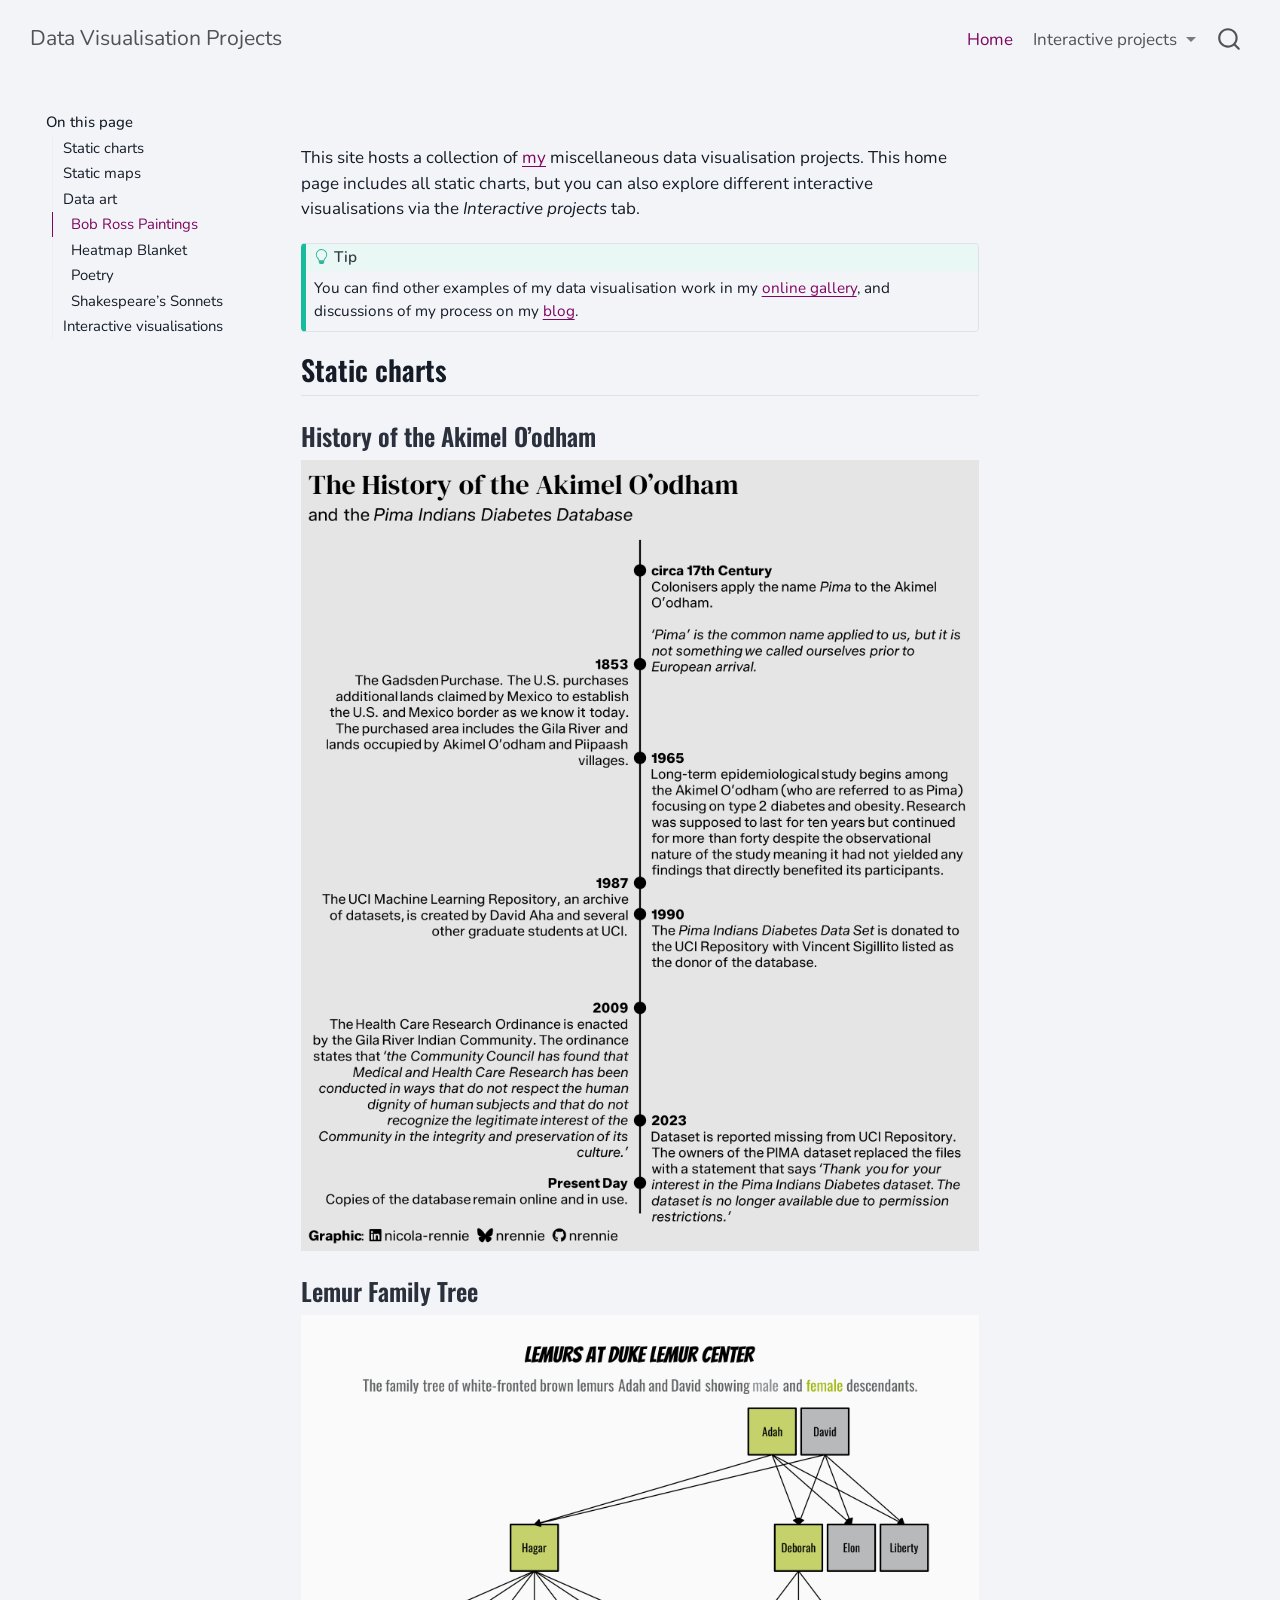
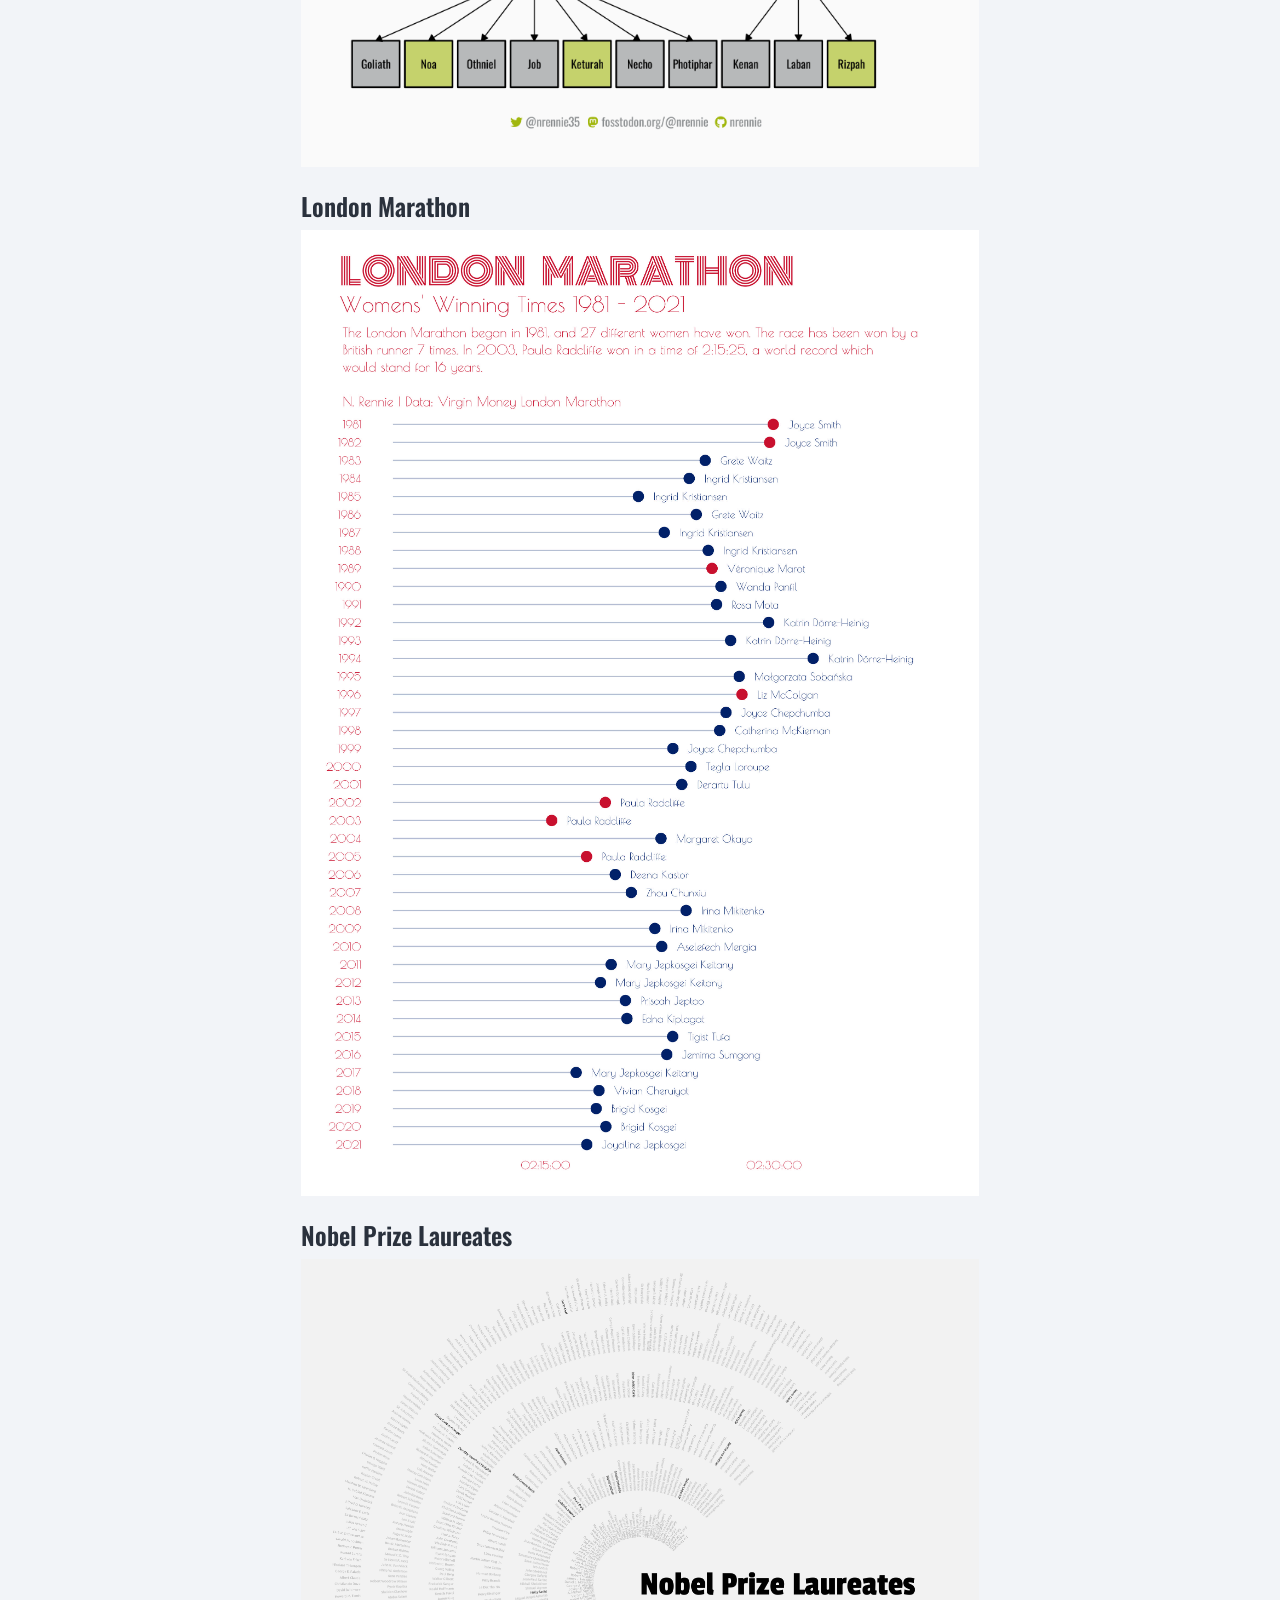
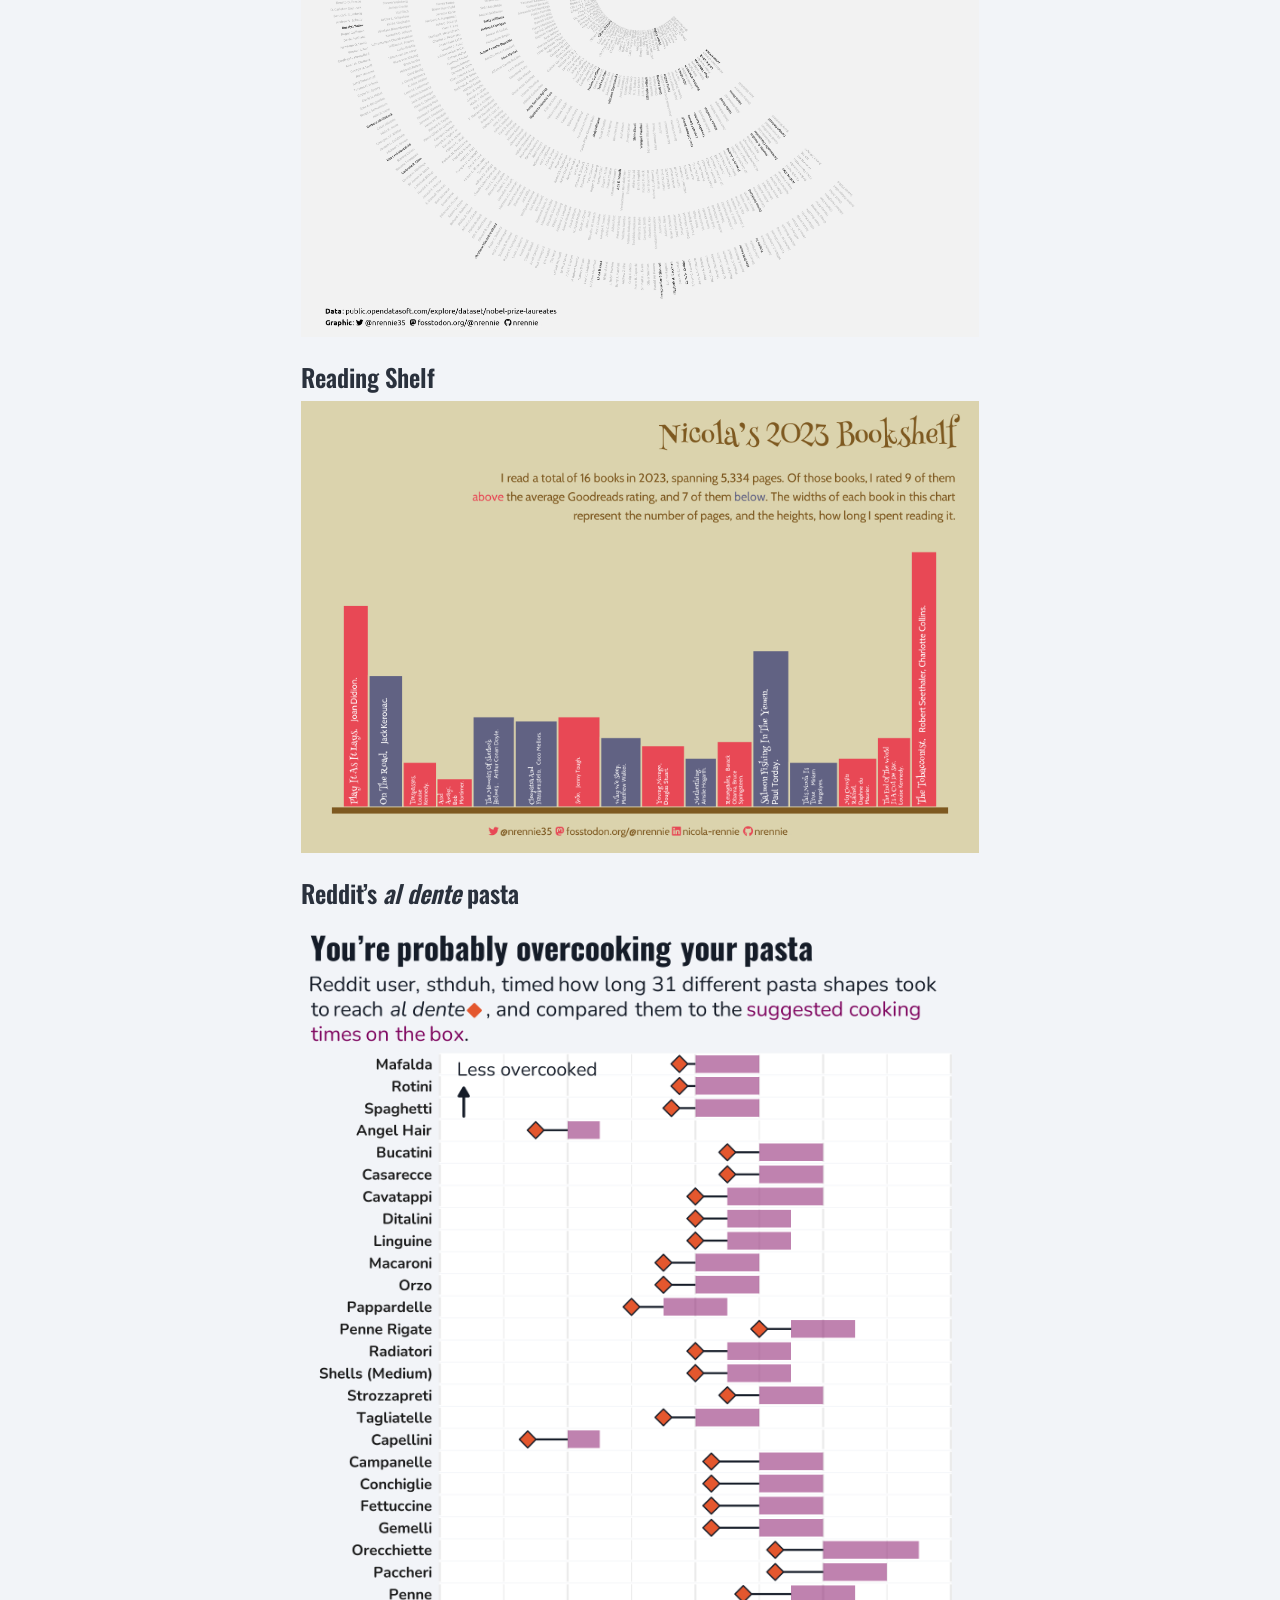
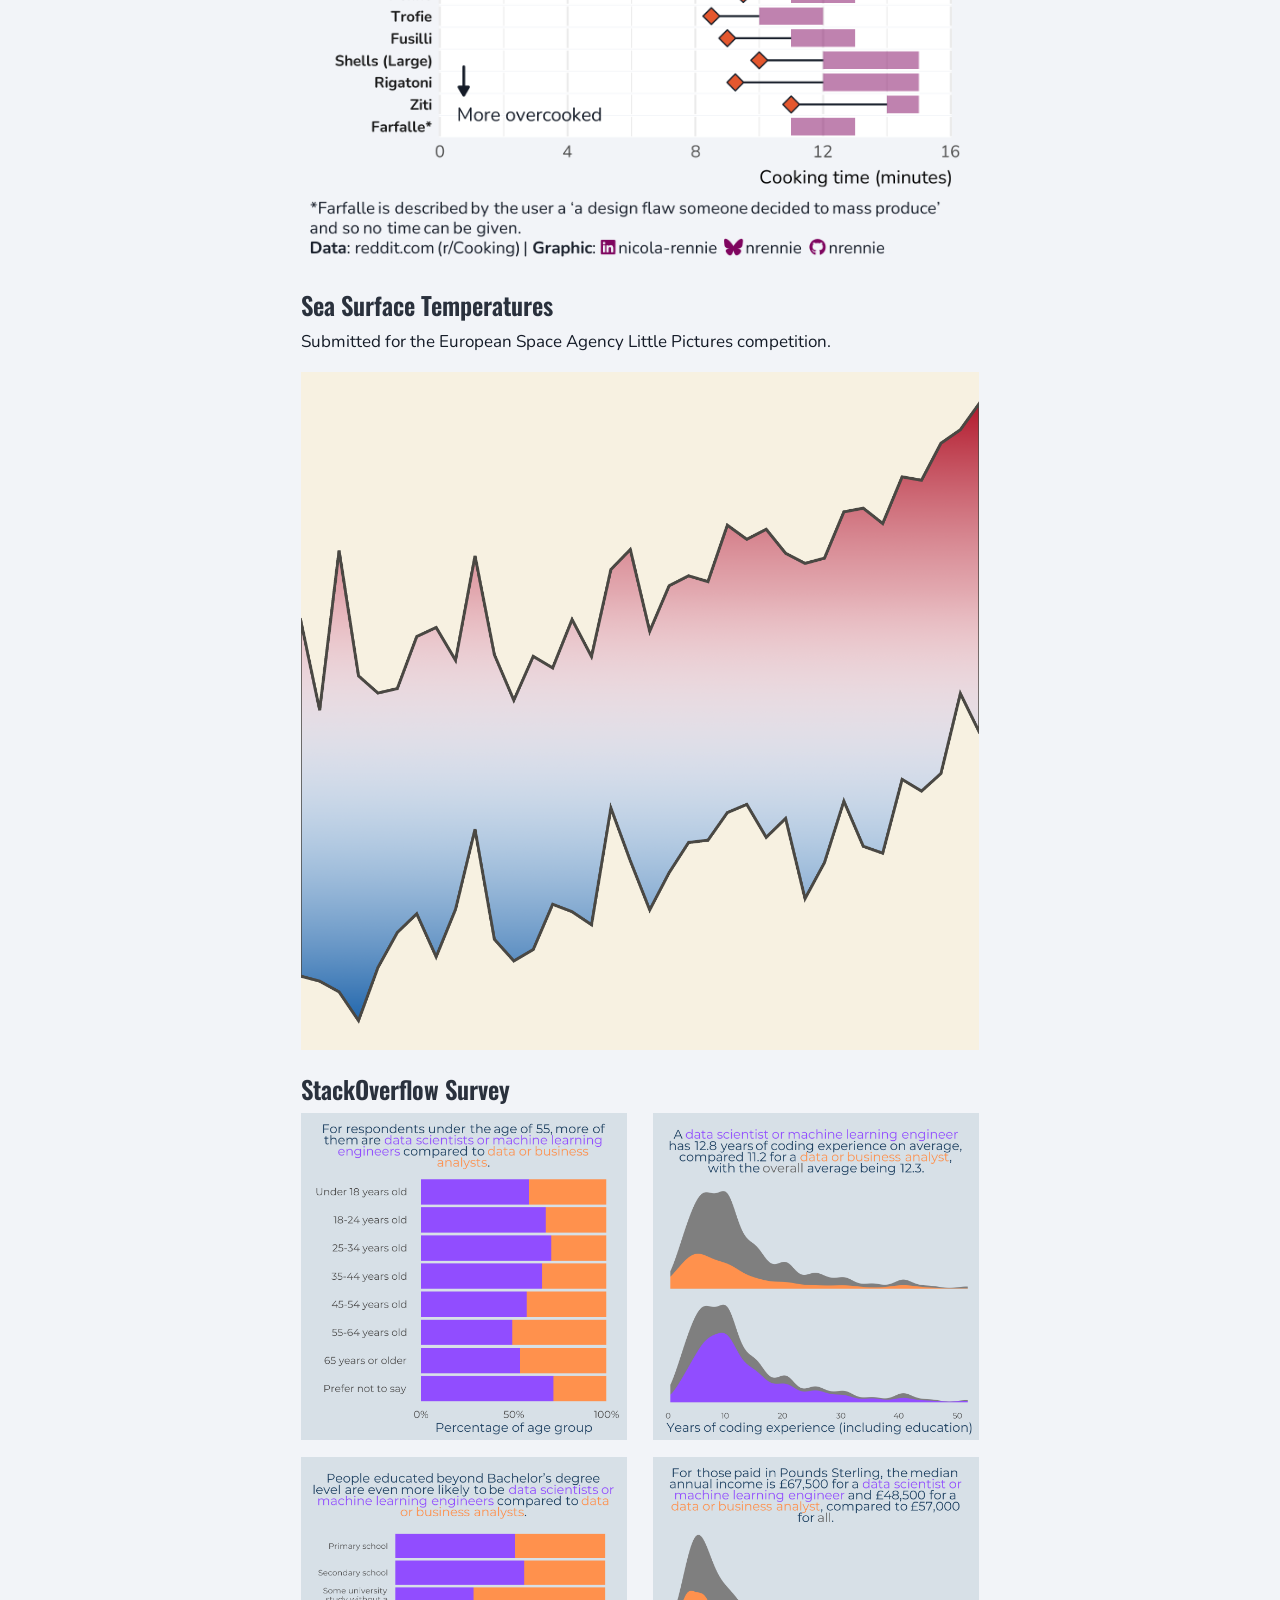
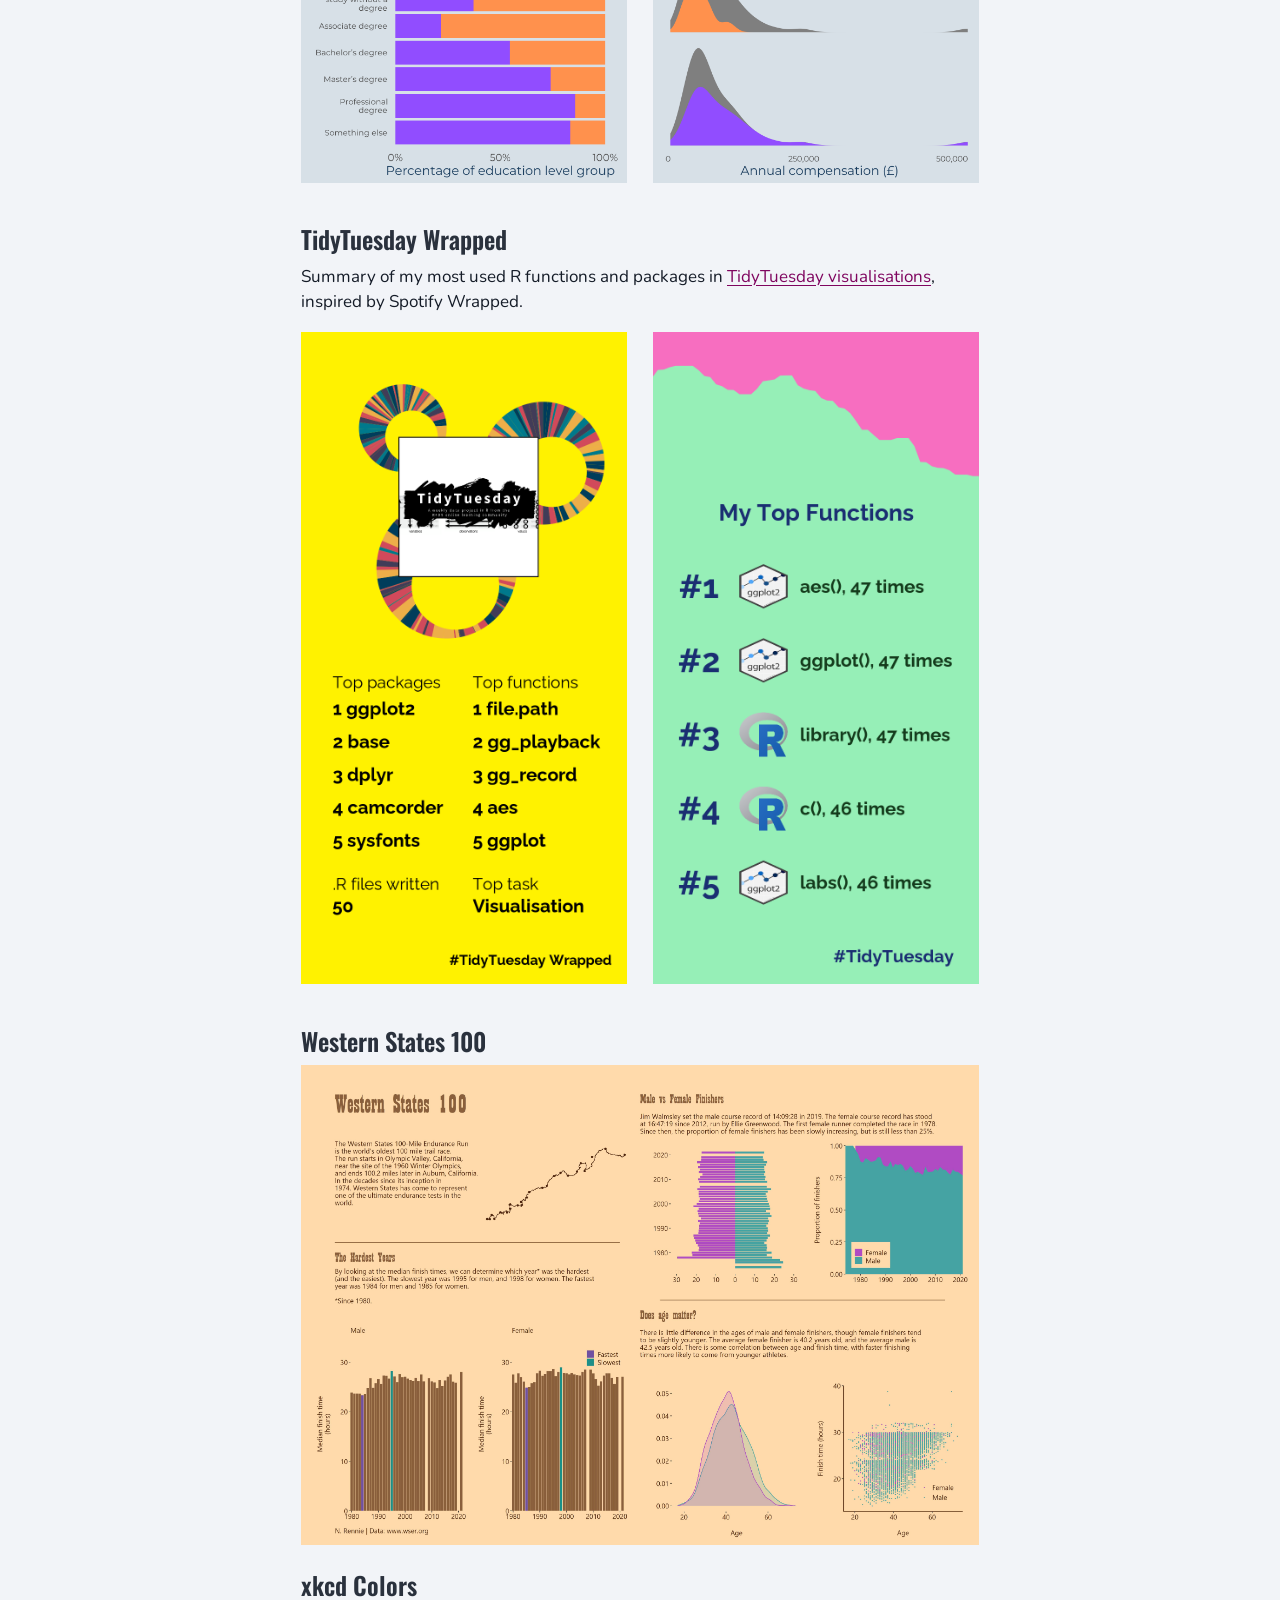
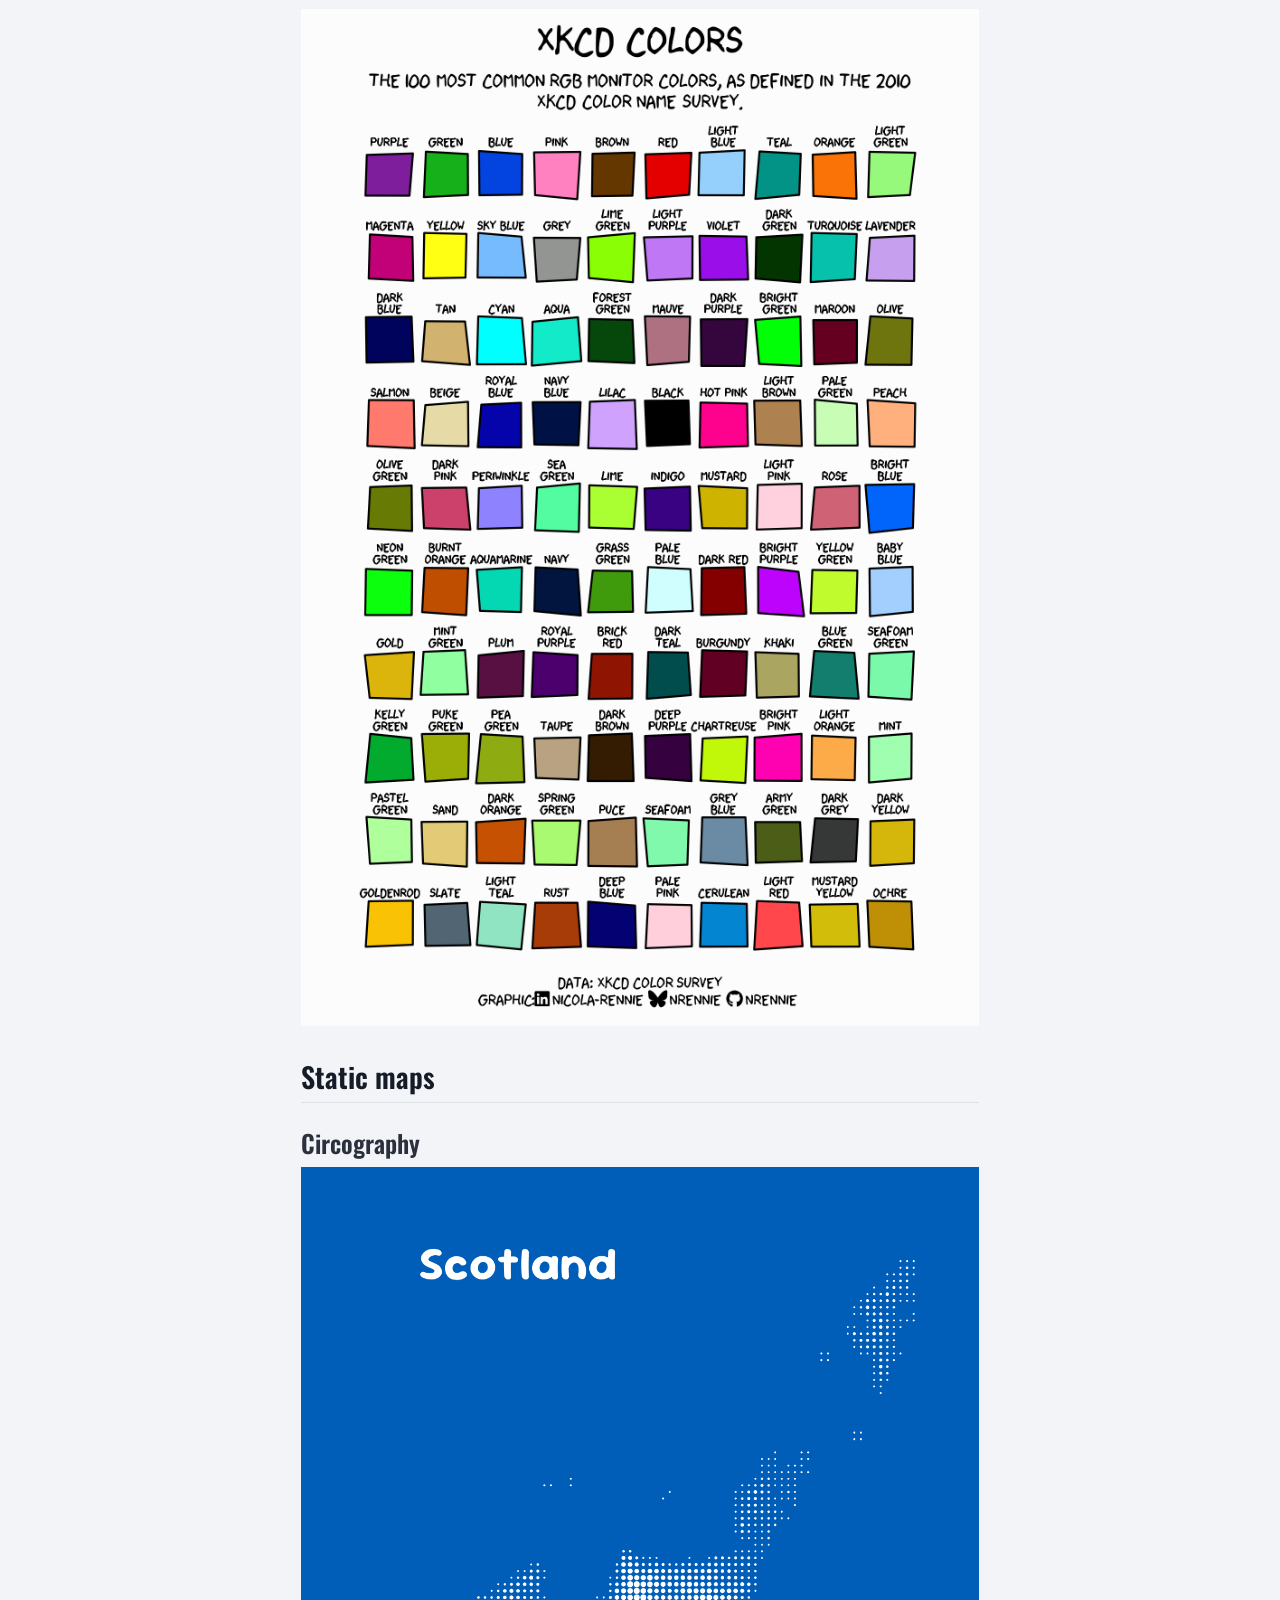
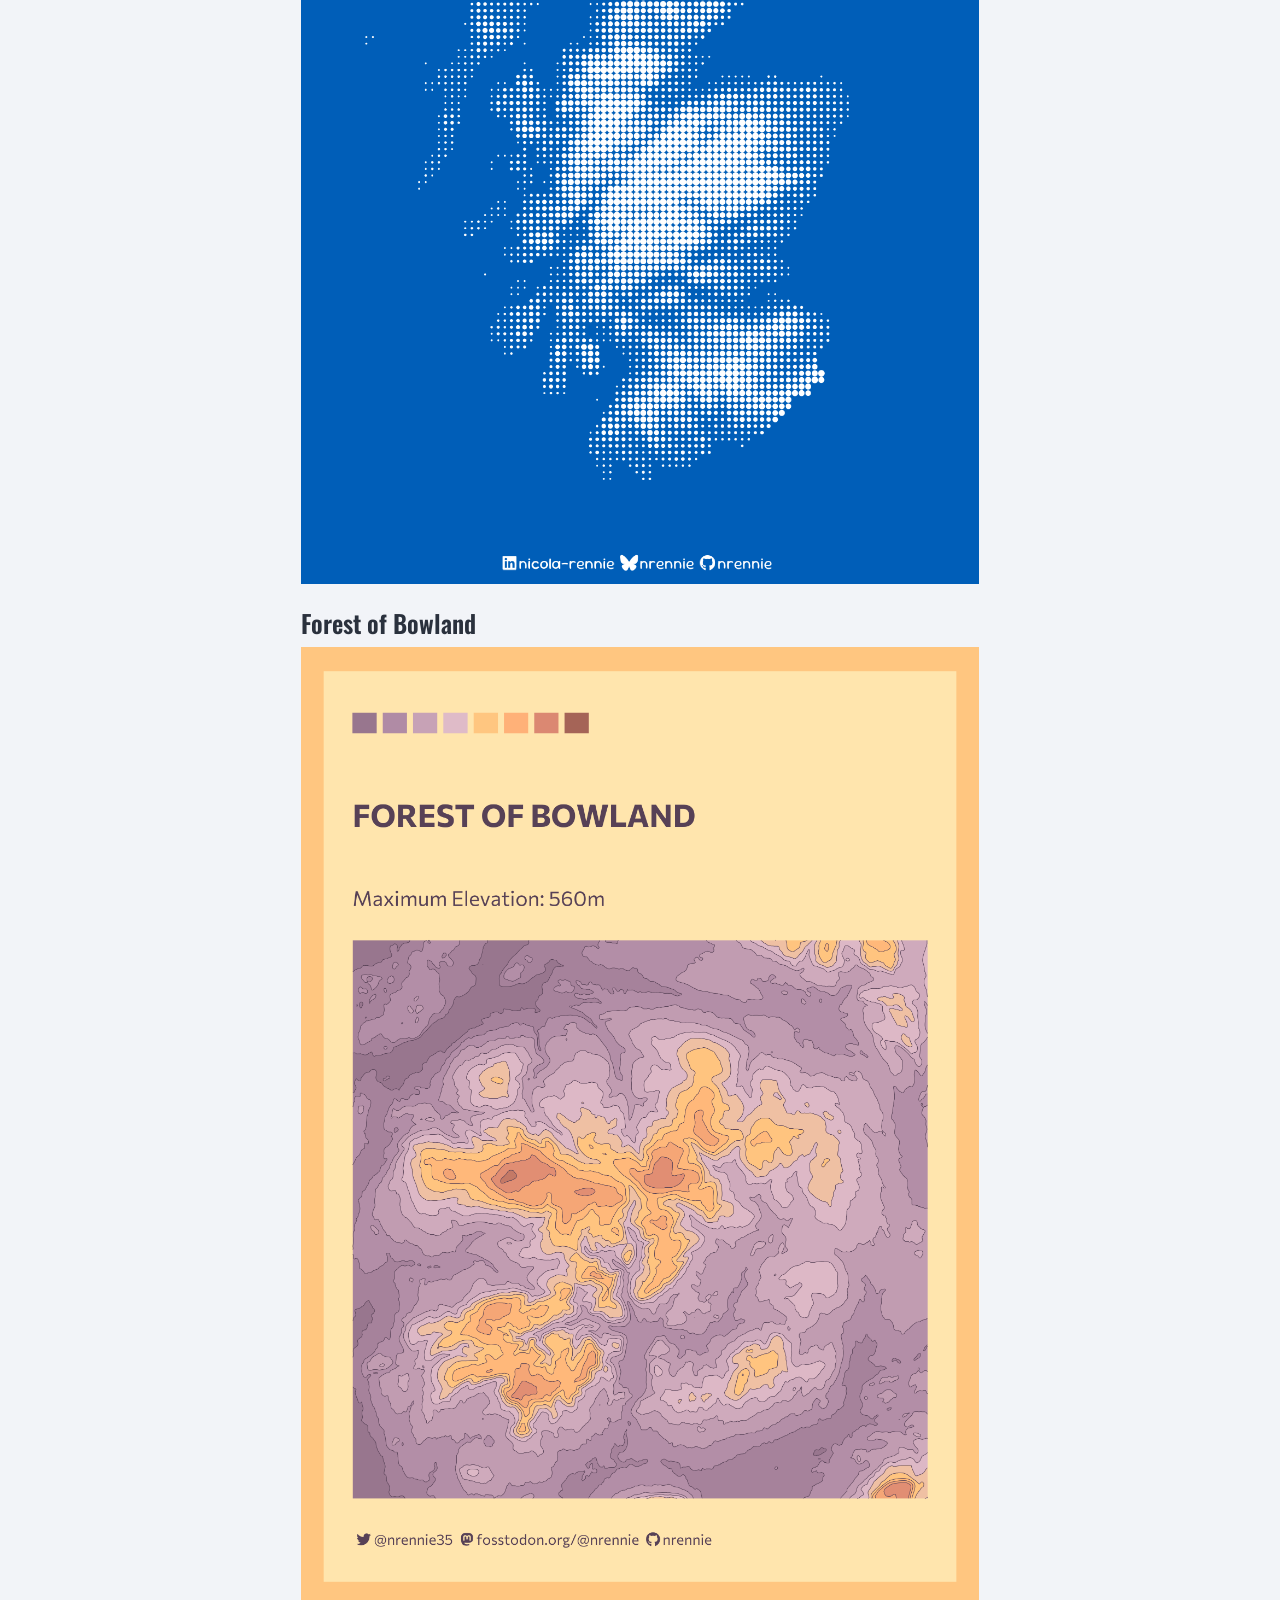
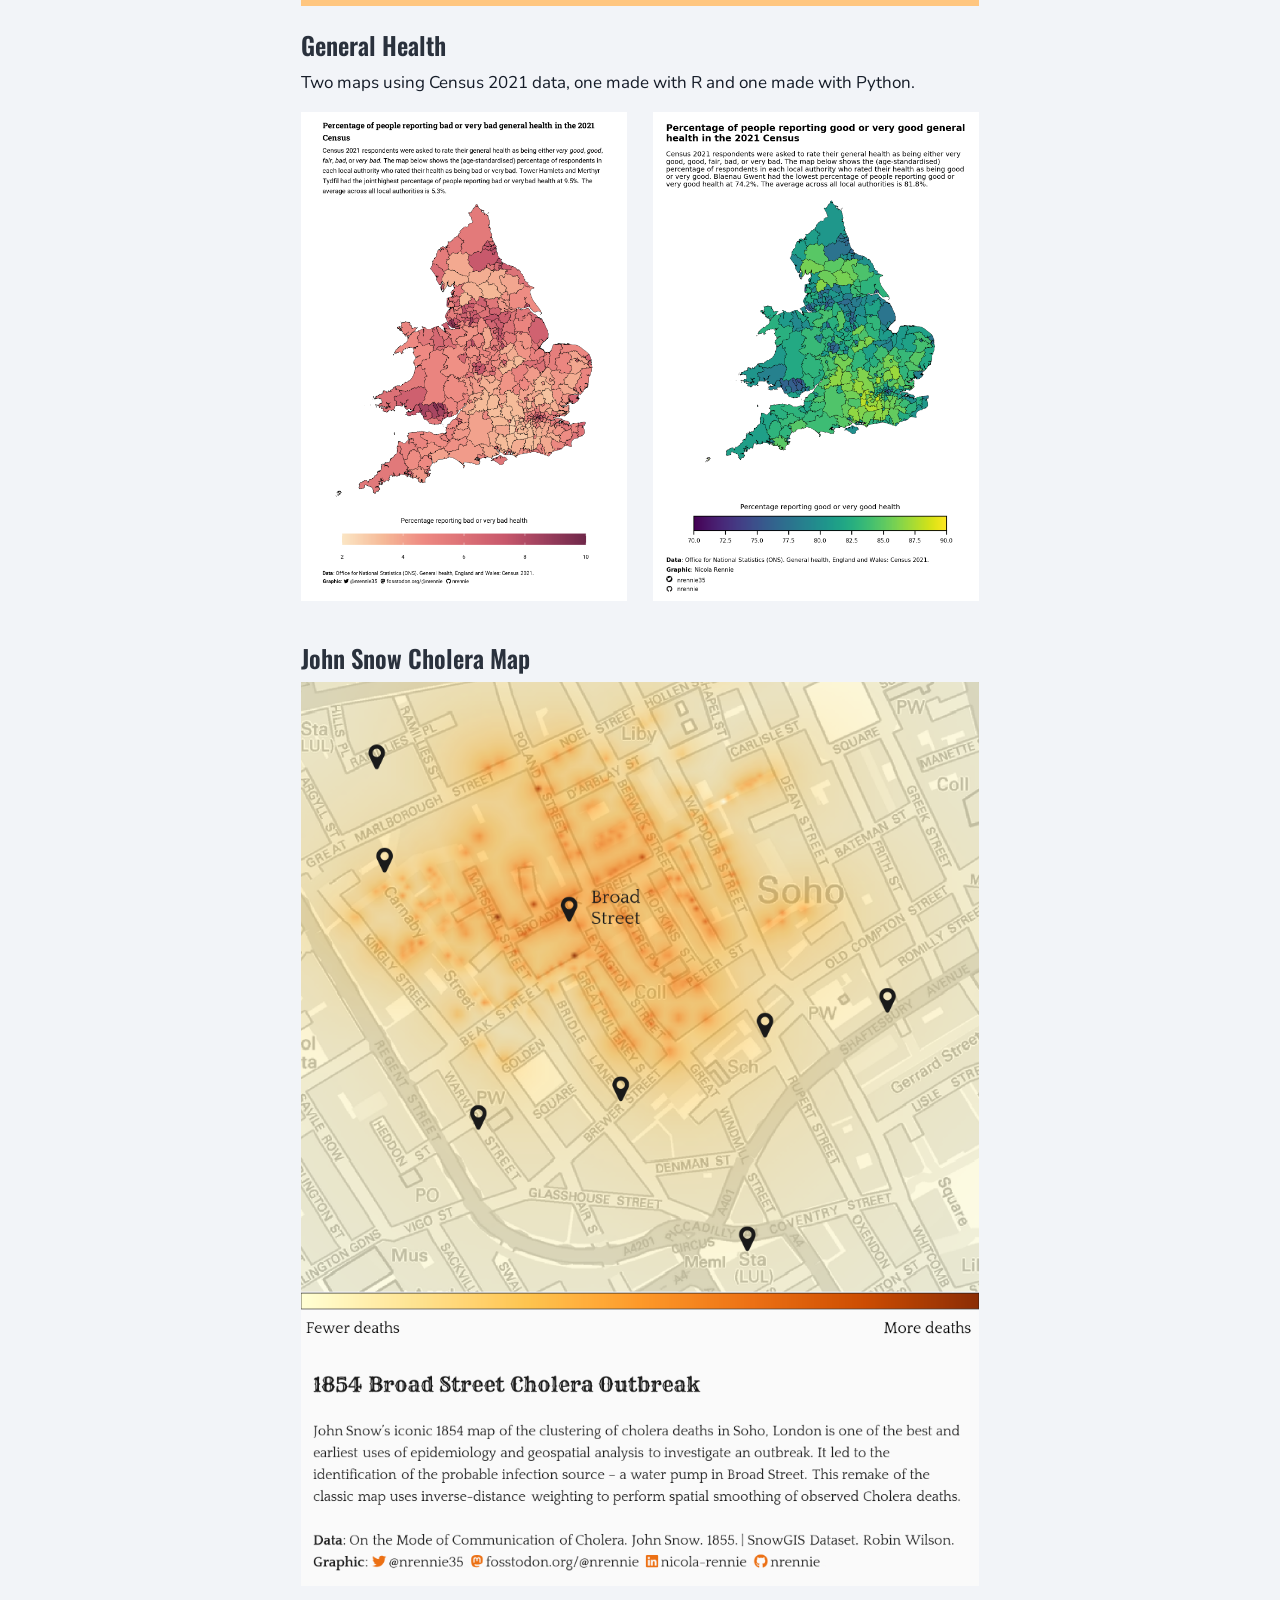
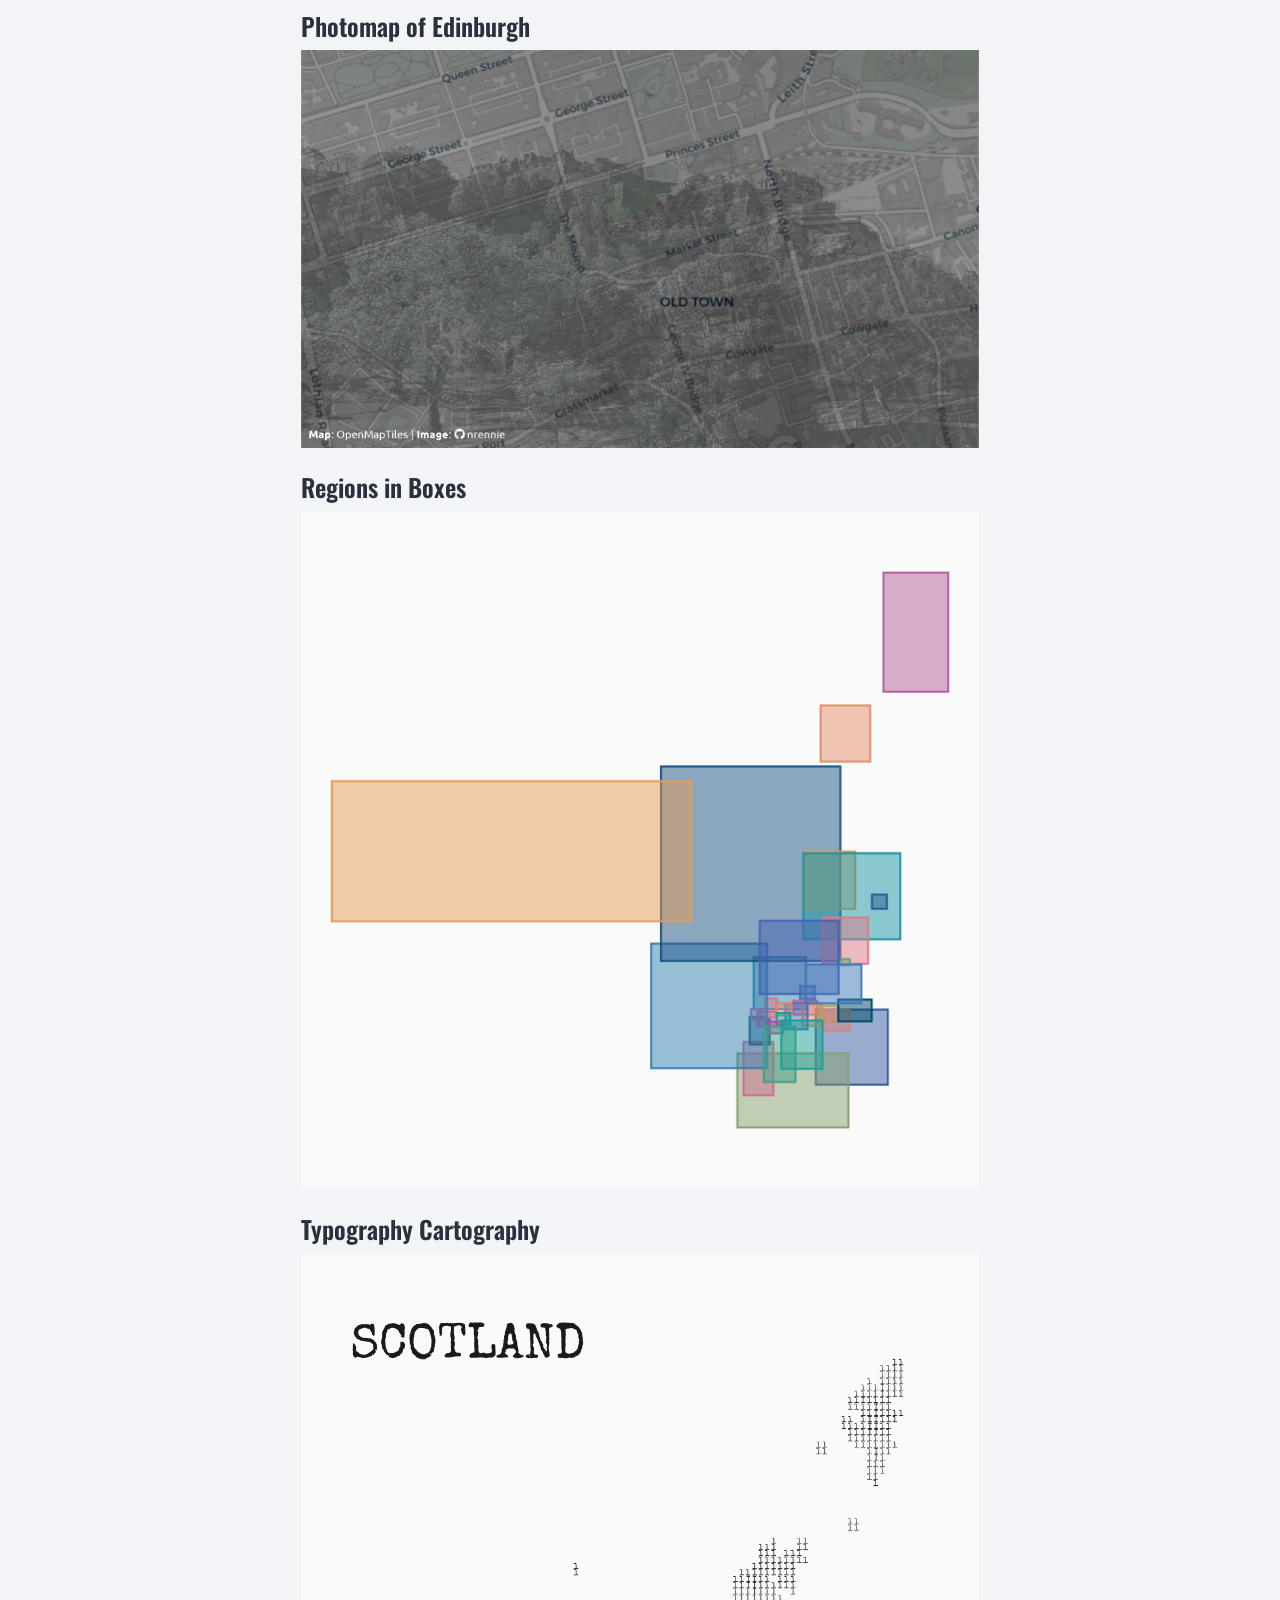
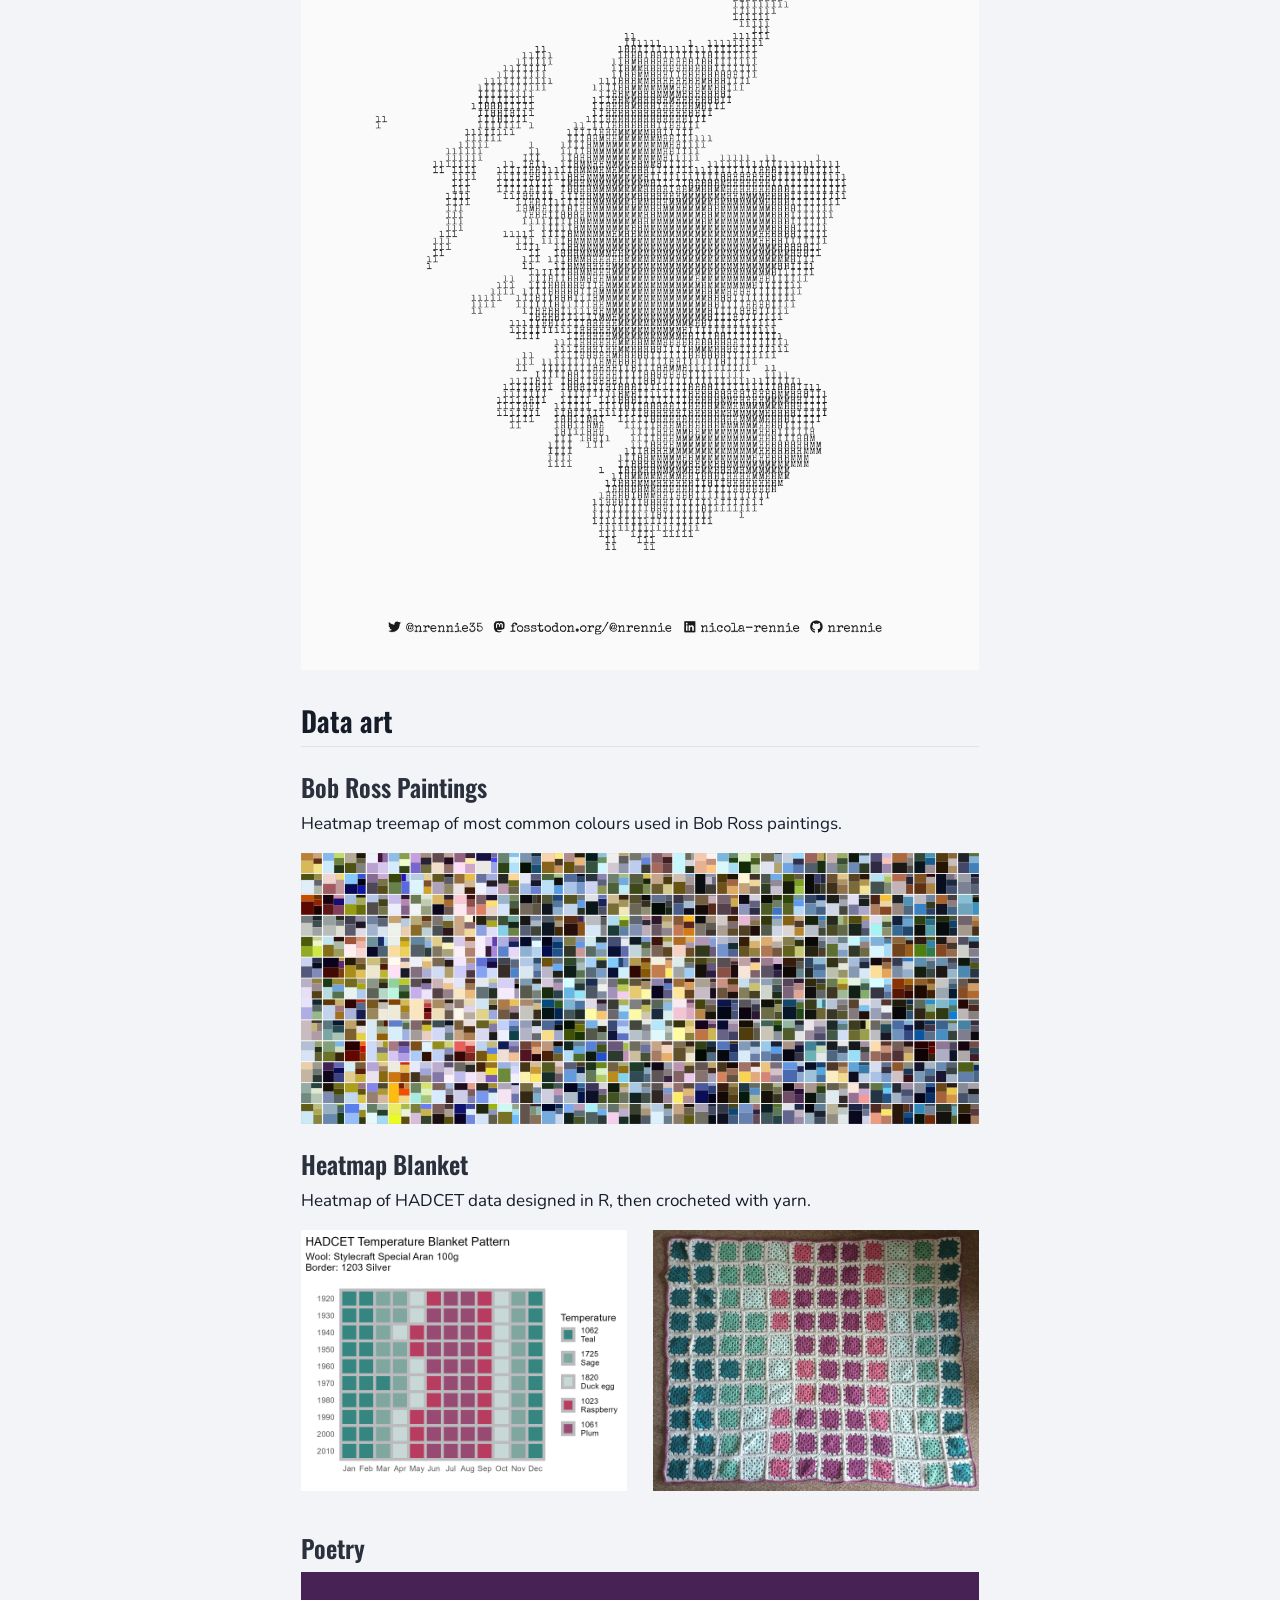
<file: index.html>
<!DOCTYPE html>
<html xmlns="http://www.w3.org/1999/xhtml" lang="en" xml:lang="en"><head>

<meta charset="utf-8">
<meta name="generator" content="quarto-1.9.37">

<meta name="viewport" content="width=device-width, initial-scale=1.0, user-scalable=yes">


<title>Data Visualisation Projects</title>
<style>
/* Default styles provided by pandoc.
** See https://pandoc.org/MANUAL.html#variables-for-html for config info.
*/
code{white-space: pre-wrap;}
span.smallcaps{font-variant: small-caps;}
div.columns{display: flex; gap: min(4vw, 1.5em);}
div.column{flex: auto; overflow-x: auto;}
div.hanging-indent{margin-left: 1.5em; text-indent: -1.5em;}
ul.task-list{list-style: none;}
ul.task-list li input[type="checkbox"] {
  width: 0.8em;
  margin: 0 0.8em 0.2em -1em; /* quarto-specific, see https://github.com/quarto-dev/quarto-cli/issues/4556 */ 
  vertical-align: middle;
}
</style>


<script src="site_libs/quarto-nav/quarto-nav.js"></script>
<script src="site_libs/quarto-nav/headroom.min.js"></script>
<script src="site_libs/clipboard/clipboard.min.js"></script>
<script src="site_libs/quarto-search/autocomplete.umd.js"></script>
<script src="site_libs/quarto-search/fuse.min.js"></script>
<script src="site_libs/quarto-search/quarto-search.js"></script>
<meta name="quarto:offset" content="./">
<link href="./assets/img/favicon.ico" rel="icon">
<script src="site_libs/quarto-html/quarto.js" type="module"></script>
<script src="site_libs/quarto-html/tabsets/tabsets.js" type="module"></script>
<script src="site_libs/quarto-html/popper.min.js"></script>
<script src="site_libs/quarto-html/tippy.umd.min.js"></script>
<script src="site_libs/quarto-html/anchor.min.js"></script>
<link href="site_libs/quarto-html/tippy.css" rel="stylesheet">
<link href="site_libs/quarto-html/quarto-syntax-highlighting-7f8f88aac4f3542376d5c11b86a4c14d.css" rel="stylesheet" class="quarto-color-scheme" id="quarto-text-highlighting-styles">
<link href="site_libs/quarto-html/quarto-syntax-highlighting-dark-d0ae9245876894da5ac7e18953ecc5cc.css" rel="stylesheet" class="quarto-color-scheme quarto-color-alternate" id="quarto-text-highlighting-styles">
<link href="site_libs/quarto-html/quarto-syntax-highlighting-7f8f88aac4f3542376d5c11b86a4c14d.css" rel="stylesheet" class="quarto-color-scheme-extra" id="quarto-text-highlighting-styles">
<script src="site_libs/bootstrap/bootstrap.min.js"></script>
<link href="site_libs/bootstrap/bootstrap-icons.css" rel="stylesheet">
<link href="site_libs/bootstrap/bootstrap-b1101a039447384fc7310ae1e43541b9.min.css" rel="stylesheet" append-hash="true" class="quarto-color-scheme" id="quarto-bootstrap" data-mode="light">
<link href="site_libs/bootstrap/bootstrap-dark-b1101a039447384fc7310ae1e43541b9.min.css" rel="stylesheet" append-hash="true" class="quarto-color-scheme quarto-color-alternate" id="quarto-bootstrap" data-mode="light">
<link href="site_libs/bootstrap/bootstrap-b1101a039447384fc7310ae1e43541b9.min.css" rel="stylesheet" append-hash="true" class="quarto-color-scheme-extra" id="quarto-bootstrap" data-mode="light">
<script src="site_libs/quarto-contrib/glightbox/glightbox.min.js"></script>
<link href="site_libs/quarto-contrib/glightbox/glightbox.min.css" rel="stylesheet">
<link href="site_libs/quarto-contrib/glightbox/lightbox.css" rel="stylesheet">
<script id="quarto-search-options" type="application/json">{
  "location": "navbar",
  "copy-button": false,
  "collapse-after": 3,
  "panel-placement": "end",
  "type": "overlay",
  "limit": 50,
  "keyboard-shortcut": [
    "f",
    "/",
    "s"
  ],
  "show-item-context": false,
  "language": {
    "search-no-results-text": "No results",
    "search-matching-documents-text": "matching documents",
    "search-copy-link-title": "Copy link to search",
    "search-hide-matches-text": "Hide additional matches",
    "search-more-match-text": "more match in this document",
    "search-more-matches-text": "more matches in this document",
    "search-clear-button-title": "Clear",
    "search-text-placeholder": "",
    "search-detached-cancel-button-title": "Cancel",
    "search-submit-button-title": "Submit",
    "search-label": "Search"
  }
}</script>


<meta property="og:title" content="Data Visualisation Projects">
<meta property="og:description" content="">
<meta property="og:image" content="https://nrennie.github.io/data-viz-projects/income-inequality/featured.png">
<meta property="og:site_name" content="Data Visualisation Projects">
<meta property="og:image:alt" content="">
<meta property="og:image:height" content="751">
<meta property="og:image:width" content="1162">
<meta name="twitter:title" content="Data Visualisation Projects">
<meta name="twitter:description" content="">
<meta name="twitter:image" content="https://nrennie.github.io/data-viz-projects/income-inequality/featured.png">
<meta name="twitter:image:alt" content="">
<meta name="twitter:image-height" content="751">
<meta name="twitter:image-width" content="1162">
<meta name="twitter:card" content="summary_large_image">
</head>

<body class="floating nav-fixed quarto-light">

<div id="quarto-search-results"></div>
  <header id="quarto-header" class="headroom fixed-top">
    <nav class="navbar navbar-expand-lg " data-bs-theme="dark">
      <div class="navbar-container container-fluid">
      <div class="navbar-brand-container mx-auto">
    <a class="navbar-brand" href="./index.html">
    <span class="navbar-title">Data Visualisation Projects</span>
    </a>
  </div>
            <div id="quarto-search" class="" title="Search"></div>
          <button class="navbar-toggler" type="button" data-bs-toggle="collapse" data-bs-target="#navbarCollapse" aria-controls="navbarCollapse" role="menu" aria-expanded="false" aria-label="Toggle navigation" onclick="if (window.quartoToggleHeadroom) { window.quartoToggleHeadroom(); }">
  <span class="navbar-toggler-icon"></span>
</button>
          <div class="collapse navbar-collapse" id="navbarCollapse">
            <ul class="navbar-nav navbar-nav-scroll ms-auto">
  <li class="nav-item">
    <a class="nav-link active" href="./index.html" aria-current="page"> 
<span class="menu-text">Home</span></a>
  </li>  
  <li class="nav-item dropdown ">
    <a class="nav-link dropdown-toggle" href="#" id="nav-menu-interactive-projects" role="link" data-bs-toggle="dropdown" aria-expanded="false">
 <span class="menu-text">Interactive projects</span>
    </a>
    <ul class="dropdown-menu dropdown-menu-end" aria-labelledby="nav-menu-interactive-projects">    
        <li>
    <a class="dropdown-item" href="./income-inequality/index.html">
 <span class="dropdown-text">Income inequality</span></a>
  </li>  
        <li>
    <a class="dropdown-item" href="./local-council-elections/index.html">
 <span class="dropdown-text">Local council elections</span></a>
  </li>  
        <li>
    <a class="dropdown-item" href="./periodic-table/index.html">
 <span class="dropdown-text">Periodic table</span></a>
  </li>  
        <li>
    <a class="dropdown-item" href="./scottish-temperatures/index.html">
 <span class="dropdown-text">Scottish temperatures</span></a>
  </li>  
        <li>
    <a class="dropdown-item" href="./statistical-performance/index.html">
 <span class="dropdown-text">Statistical performance</span></a>
  </li>  
        <li>
    <a class="dropdown-item" href="./us-judges/index.html">
 <span class="dropdown-text">U.S. Judges</span></a>
  </li>  
        <li>
    <a class="dropdown-item" href="./video-game-films/index.html">
 <span class="dropdown-text">Video game films</span></a>
  </li>  
    </ul>
  </li>
</ul>
          </div> <!-- /navcollapse -->
            <div class="quarto-navbar-tools">
</div>
      </div> <!-- /container-fluid -->
    </nav>
</header>
<!-- content -->
<div id="quarto-content" class="quarto-container page-columns page-rows-contents page-layout-article page-navbar">
<!-- sidebar -->
  <nav id="quarto-sidebar" class="sidebar collapse collapse-horizontal quarto-sidebar-collapse-item sidebar-navigation floating overflow-auto">
    <nav id="TOC" role="doc-toc" class="toc-active">
    <h2 id="toc-title">On this page</h2>
   
  <ul>
  <li><a href="#static-charts" id="toc-static-charts" class="nav-link active" data-scroll-target="#static-charts">Static charts</a>
  <ul class="collapse">
  <li><a href="#history-of-the-akimel-oodham" id="toc-history-of-the-akimel-oodham" class="nav-link" data-scroll-target="#history-of-the-akimel-oodham">History of the Akimel O’odham</a></li>
  <li><a href="#lemur-family-tree" id="toc-lemur-family-tree" class="nav-link" data-scroll-target="#lemur-family-tree">Lemur Family Tree</a></li>
  <li><a href="#london-marathon" id="toc-london-marathon" class="nav-link" data-scroll-target="#london-marathon">London Marathon</a></li>
  <li><a href="#nobel-prize-laureates" id="toc-nobel-prize-laureates" class="nav-link" data-scroll-target="#nobel-prize-laureates">Nobel Prize Laureates</a></li>
  <li><a href="#reading-shelf" id="toc-reading-shelf" class="nav-link" data-scroll-target="#reading-shelf">Reading Shelf</a></li>
  <li><a href="#reddits-al-dente-pasta" id="toc-reddits-al-dente-pasta" class="nav-link" data-scroll-target="#reddits-al-dente-pasta">Reddit’s <em>al dente</em> pasta</a></li>
  <li><a href="#sea-surface-temperatures" id="toc-sea-surface-temperatures" class="nav-link" data-scroll-target="#sea-surface-temperatures">Sea Surface Temperatures</a></li>
  <li><a href="#stackoverflow-survey" id="toc-stackoverflow-survey" class="nav-link" data-scroll-target="#stackoverflow-survey">StackOverflow Survey</a></li>
  <li><a href="#tidytuesday-wrapped" id="toc-tidytuesday-wrapped" class="nav-link" data-scroll-target="#tidytuesday-wrapped">TidyTuesday Wrapped</a></li>
  <li><a href="#western-states-100" id="toc-western-states-100" class="nav-link" data-scroll-target="#western-states-100">Western States 100</a></li>
  <li><a href="#xkcd-colors" id="toc-xkcd-colors" class="nav-link" data-scroll-target="#xkcd-colors">xkcd Colors</a></li>
  </ul></li>
  <li><a href="#static-maps" id="toc-static-maps" class="nav-link" data-scroll-target="#static-maps">Static maps</a>
  <ul class="collapse">
  <li><a href="#circography" id="toc-circography" class="nav-link" data-scroll-target="#circography">Circography</a></li>
  <li><a href="#forest-of-bowland" id="toc-forest-of-bowland" class="nav-link" data-scroll-target="#forest-of-bowland">Forest of Bowland</a></li>
  <li><a href="#general-health" id="toc-general-health" class="nav-link" data-scroll-target="#general-health">General Health</a></li>
  <li><a href="#john-snow-cholera-map" id="toc-john-snow-cholera-map" class="nav-link" data-scroll-target="#john-snow-cholera-map">John Snow Cholera Map</a></li>
  <li><a href="#photomap-of-edinburgh" id="toc-photomap-of-edinburgh" class="nav-link" data-scroll-target="#photomap-of-edinburgh">Photomap of Edinburgh</a></li>
  <li><a href="#regions-in-boxes" id="toc-regions-in-boxes" class="nav-link" data-scroll-target="#regions-in-boxes">Regions in Boxes</a></li>
  <li><a href="#typography-cartography" id="toc-typography-cartography" class="nav-link" data-scroll-target="#typography-cartography">Typography Cartography</a></li>
  </ul></li>
  <li><a href="#data-art" id="toc-data-art" class="nav-link" data-scroll-target="#data-art">Data art</a>
  <ul class="collapse">
  <li><a href="#bob-ross-paintings" id="toc-bob-ross-paintings" class="nav-link" data-scroll-target="#bob-ross-paintings">Bob Ross Paintings</a></li>
  <li><a href="#heatmap-blanket" id="toc-heatmap-blanket" class="nav-link" data-scroll-target="#heatmap-blanket">Heatmap Blanket</a></li>
  <li><a href="#poetry" id="toc-poetry" class="nav-link" data-scroll-target="#poetry">Poetry</a></li>
  <li><a href="#shakespeares-sonnets" id="toc-shakespeares-sonnets" class="nav-link" data-scroll-target="#shakespeares-sonnets">Shakespeare’s Sonnets</a></li>
  </ul></li>
  <li><a href="#interactive-visualisations" id="toc-interactive-visualisations" class="nav-link" data-scroll-target="#interactive-visualisations">Interactive visualisations</a>
  <ul class="collapse">
  <li><a href="#income-inequality" id="toc-income-inequality" class="nav-link" data-scroll-target="#income-inequality">Income Inequality</a></li>
  <li><a href="#local-council-elections" id="toc-local-council-elections" class="nav-link" data-scroll-target="#local-council-elections">Local Council Elections</a></li>
  <li><a href="#periodic-table" id="toc-periodic-table" class="nav-link" data-scroll-target="#periodic-table">Periodic Table</a></li>
  <li><a href="#scottish-temperatures" id="toc-scottish-temperatures" class="nav-link" data-scroll-target="#scottish-temperatures">Scottish Temperatures</a></li>
  <li><a href="#statistical-performance-indicators" id="toc-statistical-performance-indicators" class="nav-link" data-scroll-target="#statistical-performance-indicators">Statistical Performance Indicators</a></li>
  <li><a href="#u.s.-judges" id="toc-u.s.-judges" class="nav-link" data-scroll-target="#u.s.-judges">U.S. Judges</a></li>
  <li><a href="#video-game-films" id="toc-video-game-films" class="nav-link" data-scroll-target="#video-game-films">Video Game Films</a></li>
  </ul></li>
  </ul>
</nav>
</nav>
<div id="quarto-sidebar-glass" class="quarto-sidebar-collapse-item" data-bs-toggle="collapse" data-bs-target=".quarto-sidebar-collapse-item"></div>
<!-- margin-sidebar -->
    <div id="quarto-margin-sidebar" class="sidebar margin-sidebar zindex-bottom">
    </div>
<!-- main -->
<main class="content" id="quarto-document-content"><header id="title-block-header" class="quarto-title-block"></header>




<p>This site hosts a collection of <a href="https://nrennie.rbind.io/">my</a> miscellaneous data visualisation projects. This home page includes all static charts, but you can also explore different interactive visualisations via the <em>Interactive projects</em> tab.</p>
<div class="callout callout-style-default callout-tip callout-titled">
<div class="callout-header d-flex align-content-center">
<div class="callout-icon-container">
<i class="callout-icon"></i>
</div>
<div class="callout-title-container flex-fill">
Tip
</div>
</div>
<div class="callout-body-container callout-body">
<p>You can find other examples of my data visualisation work in my <a href="https://nrennie.rbind.io/viz-gallery/">online gallery</a>, and discussions of my process on my <a href="https://nrennie.rbind.io/blog/">blog</a>.</p>
</div>
</div>
<section id="static-charts" class="level2">
<h2 class="anchored" data-anchor-id="static-charts">Static charts</h2>
<section id="history-of-the-akimel-oodham" class="level3">
<h3 class="anchored" data-anchor-id="history-of-the-akimel-oodham">History of the Akimel O’odham</h3>
<p><a href="history-akimel-oodham/images/history.png" class="lightbox" data-gallery="quarto-lightbox-gallery-1"><img src="history-akimel-oodham/images/history.png" class="img-fluid" style="width:100.0%" alt=""></a></p>
</section>
<section id="lemur-family-tree" class="level3">
<h3 class="anchored" data-anchor-id="lemur-family-tree">Lemur Family Tree</h3>
<p><a href="lemur-family-tree/images/lemur-family-tree.png" class="lightbox" data-gallery="quarto-lightbox-gallery-2"><img src="lemur-family-tree/images/lemur-family-tree.png" class="img-fluid" style="width:100.0%" alt=""></a></p>
</section>
<section id="london-marathon" class="level3">
<h3 class="anchored" data-anchor-id="london-marathon">London Marathon</h3>
<p><a href="london-marathon/images/london-marathon.jpg" class="lightbox" data-gallery="quarto-lightbox-gallery-3"><img src="london-marathon/images/london-marathon.jpg" class="img-fluid" style="width:100.0%" alt=""></a></p>
</section>
<section id="nobel-prize-laureates" class="level3">
<h3 class="anchored" data-anchor-id="nobel-prize-laureates">Nobel Prize Laureates</h3>
<p><a href="nobel-prize-laureates/images/nobel_light_mode.png" class="lightbox" data-gallery="quarto-lightbox-gallery-4"><img src="nobel-prize-laureates/images/nobel_light_mode.png" class="img-fluid" style="width:100.0%" alt=""></a></p>
</section>
<section id="reading-shelf" class="level3">
<h3 class="anchored" data-anchor-id="reading-shelf">Reading Shelf</h3>
<p><a href="reading-shelf/images/reading-shelf.png" class="lightbox" data-gallery="quarto-lightbox-gallery-5"><img src="reading-shelf/images/reading-shelf.png" class="img-fluid" style="width:100.0%" alt=""></a></p>
</section>
<section id="reddits-al-dente-pasta" class="level3">
<h3 class="anchored" data-anchor-id="reddits-al-dente-pasta">Reddit’s <em>al dente</em> pasta</h3>
<p><a href="reddit-al-dente-pasta/images/pasta.png" class="lightbox" data-gallery="quarto-lightbox-gallery-6"><img src="reddit-al-dente-pasta/images/pasta.png" class="img-fluid" style="width:100.0%" alt=""></a></p>
</section>
<section id="sea-surface-temperatures" class="level3">
<h3 class="anchored" data-anchor-id="sea-surface-temperatures">Sea Surface Temperatures</h3>
<p>Submitted for the European Space Agency Little Pictures competition.</p>
<p><a href="little-pictures/esa-little-pictures.png" class="lightbox" data-gallery="quarto-lightbox-gallery-7"><img src="little-pictures/esa-little-pictures.png" class="img-fluid" style="width:100.0%" alt=""></a></p>
</section>
<section id="stackoverflow-survey" class="level3">
<h3 class="anchored" data-anchor-id="stackoverflow-survey">StackOverflow Survey</h3>
<div class="grid">
<div class="g-col-12 g-col-md-6">
<p><a href="stackoverflow-survey/so_age.png" class="lightbox" data-gallery="quarto-lightbox-gallery-8"><img src="stackoverflow-survey/so_age.png" class="img-fluid" style="width:100.0%" alt=""></a></p>
</div>
<div class="g-col-12 g-col-md-6">
<p><a href="stackoverflow-survey/so_coding.png" class="lightbox" data-gallery="quarto-lightbox-gallery-9"><img src="stackoverflow-survey/so_coding.png" class="img-fluid" style="width:100.0%" alt=""></a></p>
</div>
</div>
<div class="grid">
<div class="g-col-12 g-col-md-6">
<p><a href="stackoverflow-survey/so_education.png" class="lightbox" data-gallery="quarto-lightbox-gallery-10"><img src="stackoverflow-survey/so_education.png" class="img-fluid" style="width:100.0%" alt=""></a></p>
</div>
<div class="g-col-12 g-col-md-6">
<p><a href="stackoverflow-survey/so_salary.png" class="lightbox" data-gallery="quarto-lightbox-gallery-11"><img src="stackoverflow-survey/so_salary.png" class="img-fluid" style="width:100.0%" alt=""></a></p>
</div>
</div>
</section>
<section id="tidytuesday-wrapped" class="level3">
<h3 class="anchored" data-anchor-id="tidytuesday-wrapped">TidyTuesday Wrapped</h3>
<p>Summary of my most used R functions and packages in <a href="https://github.com/nrennie/tidytuesday">TidyTuesday visualisations</a>, inspired by Spotify Wrapped.</p>
<div class="grid">
<div class="g-col-12 g-col-md-6">
<p><a href="tidytuesday-wrapped/images/tidytuesday-wrapped-2023.png" class="lightbox" data-gallery="quarto-lightbox-gallery-12"><img src="tidytuesday-wrapped/images/tidytuesday-wrapped-2023.png" class="img-fluid" style="width:100.0%" alt=""></a></p>
</div>
<div class="g-col-12 g-col-md-6">
<p><a href="tidytuesday-wrapped/images/tidytuesday-wrapped-2022.png" class="lightbox" data-gallery="quarto-lightbox-gallery-13"><img src="tidytuesday-wrapped/images/tidytuesday-wrapped-2022.png" class="img-fluid" style="width:100.0%" alt=""></a></p>
</div>
</div>
</section>
<section id="western-states-100" class="level3">
<h3 class="anchored" data-anchor-id="western-states-100">Western States 100</h3>
<p><a href="western-states-100/western-states-100.jpg" class="lightbox" data-gallery="quarto-lightbox-gallery-14"><img src="western-states-100/western-states-100.jpg" class="img-fluid" style="width:100.0%" alt=""></a></p>
</section>
<section id="xkcd-colors" class="level3">
<h3 class="anchored" data-anchor-id="xkcd-colors">xkcd Colors</h3>
<p><a href="xkcd-colors/images/xkcd-colors.png" class="lightbox" data-gallery="quarto-lightbox-gallery-15"><img src="xkcd-colors/images/xkcd-colors.png" class="img-fluid" style="width:100.0%" alt=""></a></p>
</section>
</section>
<section id="static-maps" class="level2">
<h2 class="anchored" data-anchor-id="static-maps">Static maps</h2>
<section id="circography" class="level3">
<h3 class="anchored" data-anchor-id="circography">Circography</h3>
<p><a href="circography-maps/images/circography.png" class="lightbox" data-gallery="quarto-lightbox-gallery-16"><img src="circography-maps/images/circography.png" class="img-fluid" style="width:100.0%" alt=""></a></p>
</section>
<section id="forest-of-bowland" class="level3">
<h3 class="anchored" data-anchor-id="forest-of-bowland">Forest of Bowland</h3>
<p><a href="forest-of-bowland/images/forest-of-bowland.png" class="lightbox" data-gallery="quarto-lightbox-gallery-17"><img src="forest-of-bowland/images/forest-of-bowland.png" class="img-fluid" style="width:100.0%" alt=""></a></p>
</section>
<section id="general-health" class="level3">
<h3 class="anchored" data-anchor-id="general-health">General Health</h3>
<p>Two maps using Census 2021 data, one made with R and one made with Python.</p>
<div class="grid">
<div class="g-col-12 g-col-md-6">
<p><a href="general-health/images/general-health-2021-census-a.png" class="lightbox" data-gallery="quarto-lightbox-gallery-18"><img src="general-health/images/general-health-2021-census-a.png" class="img-fluid" style="width:100.0%" alt=""></a></p>
</div>
<div class="g-col-12 g-col-md-6">
<p><a href="general-health/images/general-health-2021-census-b.png" class="lightbox" data-gallery="quarto-lightbox-gallery-19"><img src="general-health/images/general-health-2021-census-b.png" class="img-fluid" style="width:100.0%" alt=""></a></p>
</div>
</div>
</section>
<section id="john-snow-cholera-map" class="level3">
<h3 class="anchored" data-anchor-id="john-snow-cholera-map">John Snow Cholera Map</h3>
<p><a href="john-snow-cholera-map/images/john-snow-cholera-map-nrennie.png" class="lightbox" data-gallery="quarto-lightbox-gallery-20"><img src="john-snow-cholera-map/images/john-snow-cholera-map-nrennie.png" class="img-fluid" style="width:100.0%" alt=""></a></p>
</section>
<section id="photomap-of-edinburgh" class="level3">
<h3 class="anchored" data-anchor-id="photomap-of-edinburgh">Photomap of Edinburgh</h3>
<p><a href="photo-map-edinburgh/images/map.png" class="lightbox" data-gallery="quarto-lightbox-gallery-21"><img src="photo-map-edinburgh/images/map.png" class="img-fluid" style="width:100.0%" alt=""></a></p>
</section>
<section id="regions-in-boxes" class="level3">
<h3 class="anchored" data-anchor-id="regions-in-boxes">Regions in Boxes</h3>
<p><a href="regions-in-boxes/images/scotland.png" class="lightbox" data-gallery="quarto-lightbox-gallery-22"><img src="regions-in-boxes/images/scotland.png" class="img-fluid" style="width:100.0%" alt=""></a></p>
</section>
<section id="typography-cartography" class="level3">
<h3 class="anchored" data-anchor-id="typography-cartography">Typography Cartography</h3>
<p><a href="typography-cartography/images/typography-cartography.png" class="lightbox" data-gallery="quarto-lightbox-gallery-23"><img src="typography-cartography/images/typography-cartography.png" class="img-fluid" style="width:100.0%" alt=""></a></p>
</section>
</section>
<section id="data-art" class="level2">
<h2 class="anchored" data-anchor-id="data-art">Data art</h2>
<section id="bob-ross-paintings" class="level3">
<h3 class="anchored" data-anchor-id="bob-ross-paintings">Bob Ross Paintings</h3>
<p>Heatmap treemap of most common colours used in Bob Ross paintings.</p>
<p><a href="bob-ross-paintings/images/bob-ross-paintings.png" class="lightbox" data-gallery="quarto-lightbox-gallery-24"><img src="bob-ross-paintings/images/bob-ross-paintings.png" class="img-fluid" style="width:100.0%" alt=""></a></p>
</section>
<section id="heatmap-blanket" class="level3">
<h3 class="anchored" data-anchor-id="heatmap-blanket">Heatmap Blanket</h3>
<p>Heatmap of HADCET data designed in R, then crocheted with yarn.</p>
<div class="grid">
<div class="g-col-12 g-col-md-6">
<p><a href="heatmap-blanket/images/heatmap-blanket-pattern.png" class="lightbox" data-gallery="quarto-lightbox-gallery-25"><img src="heatmap-blanket/images/heatmap-blanket-pattern.png" class="img-fluid" style="width:100.0%" alt=""></a></p>
</div>
<div class="g-col-12 g-col-md-6">
<p><a href="heatmap-blanket/images/heatmap-blanket.jpg" class="lightbox" data-gallery="quarto-lightbox-gallery-26"><img src="heatmap-blanket/images/heatmap-blanket.jpg" class="img-fluid" style="width:100.0%" alt=""></a></p>
</div>
</div>
</section>
<section id="poetry" class="level3">
<h3 class="anchored" data-anchor-id="poetry">Poetry</h3>
<p><a href="poetry-art/images/still-i-rise-v1.png" class="lightbox" data-gallery="quarto-lightbox-gallery-27"><img src="poetry-art/images/still-i-rise-v1.png" class="img-fluid" style="width:100.0%" alt=""></a></p>
</section>
<section id="shakespeares-sonnets" class="level3">
<h3 class="anchored" data-anchor-id="shakespeares-sonnets">Shakespeare’s Sonnets</h3>
<div class="grid">
<div class="g-col-12 g-col-md-4">
<p><a href="shakespeares-sonnets/images/sonnetCLIII.png" class="lightbox" data-gallery="quarto-lightbox-gallery-28"><img src="shakespeares-sonnets/images/sonnetCLIII.png" class="img-fluid" style="width:100.0%" alt=""></a></p>
</div>
<div class="g-col-12 g-col-md-4">
<p><a href="shakespeares-sonnets/images/sonnetCXLIX.png" class="lightbox" data-gallery="quarto-lightbox-gallery-29"><img src="shakespeares-sonnets/images/sonnetCXLIX.png" class="img-fluid" style="width:100.0%" alt=""></a></p>
</div>
<div class="g-col-12 g-col-md-4">
<p><a href="shakespeares-sonnets/images/sonnetXVIII.png" class="lightbox" data-gallery="quarto-lightbox-gallery-30"><img src="shakespeares-sonnets/images/sonnetXVIII.png" class="img-fluid" style="width:100.0%" alt=""></a></p>
</div>
</div>
</section>
</section>
<section id="interactive-visualisations" class="level2">
<h2 class="anchored" data-anchor-id="interactive-visualisations">Interactive visualisations</h2>
<section id="income-inequality" class="level3">
<h3 class="anchored" data-anchor-id="income-inequality">Income Inequality</h3>
<p>Explore the <a href=".\income-inequality/">interactive version</a>.</p>
<p><a href="income-inequality/featured.png" class="lightbox" data-gallery="quarto-lightbox-gallery-31"><img src="income-inequality/featured.png" class="img-fluid" style="width:100.0%" alt=""></a></p>
</section>
<section id="local-council-elections" class="level3">
<h3 class="anchored" data-anchor-id="local-council-elections">Local Council Elections</h3>
<p>Explore the <a href=".\local-council-elections/">interactive version</a>.</p>
<p><a href="local-council-elections/featured.png" class="lightbox" data-gallery="quarto-lightbox-gallery-32"><img src="local-council-elections/featured.png" class="img-fluid" style="width:100.0%" alt=""></a></p>
</section>
<section id="periodic-table" class="level3">
<h3 class="anchored" data-anchor-id="periodic-table">Periodic Table</h3>
<p>Explore the <a href=".\periodic-table/">interactive version</a>.</p>
<p><a href="periodic-table/featured.png" class="lightbox" data-gallery="quarto-lightbox-gallery-33"><img src="periodic-table/featured.png" class="img-fluid" style="width:100.0%" alt=""></a></p>
</section>
<section id="scottish-temperatures" class="level3">
<h3 class="anchored" data-anchor-id="scottish-temperatures">Scottish Temperatures</h3>
<p>Explore the <a href=".\scottish-temperatures/">interactive version</a>.</p>
<p><a href="scottish-temperatures/featured.png" class="lightbox" data-gallery="quarto-lightbox-gallery-34"><img src="scottish-temperatures/featured.png" class="img-fluid" style="width:100.0%" alt="Screenshot of small multiple charts showing minimum and maximum temperatures across 8 sites in Scotland."></a></p>
</section>
<section id="statistical-performance-indicators" class="level3">
<h3 class="anchored" data-anchor-id="statistical-performance-indicators">Statistical Performance Indicators</h3>
<p>Explore the <a href=".\statistical-performance/">interactive version</a>.</p>
<p><a href="statistical-performance/featured.png" class="lightbox" data-gallery="quarto-lightbox-gallery-35"><img src="statistical-performance/featured.png" class="img-fluid" style="width:100.0%" alt=""></a></p>
</section>
<section id="u.s.-judges" class="level3">
<h3 class="anchored" data-anchor-id="u.s.-judges">U.S. Judges</h3>
<p>Explore the <a href=".\us-judges/">interactive version</a>.</p>
<p><a href="us-judges/featured.png" class="lightbox" data-gallery="quarto-lightbox-gallery-36"><img src="us-judges/featured.png" class="img-fluid" style="width:100.0%" alt=""></a></p>
</section>
<section id="video-game-films" class="level3">
<h3 class="anchored" data-anchor-id="video-game-films">Video Game Films</h3>
<p>Explore the <a href=".\video-game-films/">interactive version</a>.</p>
<p><a href="video-game-films/featured.gif" class="lightbox" data-gallery="quarto-lightbox-gallery-37"><img src="video-game-films/featured.gif" class="img-fluid" style="width:100.0%" alt=""></a></p>
<div class="callout callout-style-default callout-tip callout-titled">
<div class="callout-header d-flex align-content-center">
<div class="callout-icon-container">
<i class="callout-icon"></i>
</div>
<div class="callout-title-container flex-fill">
Tip
</div>
</div>
<div class="callout-body-container callout-body">
<p>The source code for all charts can be found on <a href="https://github.com/nrennie/data-viz-projects">GitHub</a>.</p>
</div>
</div>


</section>
</section>

</main> <!-- /main -->
<script id="quarto-html-after-body" type="application/javascript">
  window.document.addEventListener("DOMContentLoaded", function (event) {
    const icon = "";
    const anchorJS = new window.AnchorJS();
    anchorJS.options = {
      placement: 'right',
      icon: icon
    };
    anchorJS.add('.anchored');
    const isCodeAnnotation = (el) => {
      for (const clz of el.classList) {
        if (clz.startsWith('code-annotation-')) {                     
          return true;
        }
      }
      return false;
    }
    const onCopySuccess = function(e) {
      // button target
      const button = e.trigger;
      // don't keep focus
      button.blur();
      // flash "checked"
      button.classList.add('code-copy-button-checked');
      var currentTitle = button.getAttribute("title");
      button.setAttribute("title", "Copied!");
      let tooltip;
      if (window.bootstrap) {
        button.setAttribute("data-bs-toggle", "tooltip");
        button.setAttribute("data-bs-placement", "left");
        button.setAttribute("data-bs-title", "Copied!");
        tooltip = new bootstrap.Tooltip(button, 
          { trigger: "manual", 
            customClass: "code-copy-button-tooltip",
            offset: [0, -8]});
        tooltip.show();    
      }
      setTimeout(function() {
        if (tooltip) {
          tooltip.hide();
          button.removeAttribute("data-bs-title");
          button.removeAttribute("data-bs-toggle");
          button.removeAttribute("data-bs-placement");
        }
        button.setAttribute("title", currentTitle);
        button.classList.remove('code-copy-button-checked');
      }, 1000);
      // clear code selection
      e.clearSelection();
    }
    const getTextToCopy = function(trigger) {
      const outerScaffold = trigger.parentElement.cloneNode(true);
      const codeEl = outerScaffold.querySelector('code');
      for (const childEl of codeEl.children) {
        if (isCodeAnnotation(childEl)) {
          childEl.remove();
        }
      }
      return codeEl.innerText;
    }
    const clipboard = new window.ClipboardJS('.code-copy-button:not([data-in-quarto-modal])', {
      text: getTextToCopy
    });
    clipboard.on('success', onCopySuccess);
    if (window.document.getElementById('quarto-embedded-source-code-modal')) {
      const clipboardModal = new window.ClipboardJS('.code-copy-button[data-in-quarto-modal]', {
        text: getTextToCopy,
        container: window.document.getElementById('quarto-embedded-source-code-modal')
      });
      clipboardModal.on('success', onCopySuccess);
    }
      var localhostRegex = new RegExp(/^(?:http|https):\/\/localhost\:?[0-9]*\//);
      var mailtoRegex = new RegExp(/^mailto:/);
        var filterRegex = new RegExp("https:\/\/nrennie\.github\.io\/data-viz-projects\/");
      var isInternal = (href) => {
          return filterRegex.test(href) || localhostRegex.test(href) || mailtoRegex.test(href);
      }
      // Inspect non-navigation links and adorn them if external
     var links = window.document.querySelectorAll('a[href]:not(.nav-link):not(.navbar-brand):not(.toc-action):not(.sidebar-link):not(.sidebar-item-toggle):not(.pagination-link):not(.no-external):not([aria-hidden]):not(.dropdown-item):not(.quarto-navigation-tool):not(.about-link)');
      for (var i=0; i<links.length; i++) {
        const link = links[i];
        if (!isInternal(link.href)) {
          // undo the damage that might have been done by quarto-nav.js in the case of
          // links that we want to consider external
          if (link.dataset.originalHref !== undefined) {
            link.href = link.dataset.originalHref;
          }
        }
      }
    function tippyHover(el, contentFn, onTriggerFn, onUntriggerFn) {
      const config = {
        allowHTML: true,
        maxWidth: 500,
        delay: 100,
        arrow: false,
        appendTo: function(el) {
            return el.parentElement;
        },
        interactive: true,
        interactiveBorder: 10,
        theme: 'quarto',
        placement: 'bottom-start',
      };
      if (contentFn) {
        config.content = contentFn;
      }
      if (onTriggerFn) {
        config.onTrigger = onTriggerFn;
      }
      if (onUntriggerFn) {
        config.onUntrigger = onUntriggerFn;
      }
      window.tippy(el, config); 
    }
    const noterefs = window.document.querySelectorAll('a[role="doc-noteref"]');
    for (var i=0; i<noterefs.length; i++) {
      const ref = noterefs[i];
      tippyHover(ref, function() {
        // use id or data attribute instead here
        let href = ref.getAttribute('data-footnote-href') || ref.getAttribute('href');
        try { href = new URL(href).hash; } catch {}
        const id = href.replace(/^#\/?/, "");
        const note = window.document.getElementById(id);
        if (note) {
          return note.innerHTML;
        } else {
          return "";
        }
      });
    }
    const xrefs = window.document.querySelectorAll('a.quarto-xref');
    const processXRef = (id, note) => {
      // Strip column container classes
      const stripColumnClz = (el) => {
        el.classList.remove("page-full", "page-columns");
        if (el.children) {
          for (const child of el.children) {
            stripColumnClz(child);
          }
        }
      }
      stripColumnClz(note)
      if (id === null || id.startsWith('sec-')) {
        // Special case sections, only their first couple elements
        const container = document.createElement("div");
        if (note.children && note.children.length > 2) {
          container.appendChild(note.children[0].cloneNode(true));
          for (let i = 1; i < note.children.length; i++) {
            const child = note.children[i];
            if (child.tagName === "P" && child.innerText === "") {
              continue;
            } else {
              container.appendChild(child.cloneNode(true));
              break;
            }
          }
          if (window.Quarto?.typesetMath) {
            window.Quarto.typesetMath(container);
          }
          return container.innerHTML
        } else {
          if (window.Quarto?.typesetMath) {
            window.Quarto.typesetMath(note);
          }
          return note.innerHTML;
        }
      } else {
        // Remove any anchor links if they are present
        const anchorLink = note.querySelector('a.anchorjs-link');
        if (anchorLink) {
          anchorLink.remove();
        }
        if (window.Quarto?.typesetMath) {
          window.Quarto.typesetMath(note);
        }
        if (note.classList.contains("callout")) {
          return note.outerHTML;
        } else {
          return note.innerHTML;
        }
      }
    }
    for (var i=0; i<xrefs.length; i++) {
      const xref = xrefs[i];
      tippyHover(xref, undefined, function(instance) {
        instance.disable();
        let url = xref.getAttribute('href');
        let hash = undefined; 
        if (url.startsWith('#')) {
          hash = url;
        } else {
          try { hash = new URL(url).hash; } catch {}
        }
        if (hash) {
          const id = hash.replace(/^#\/?/, "");
          const note = window.document.getElementById(id);
          if (note !== null) {
            try {
              const html = processXRef(id, note.cloneNode(true));
              instance.setContent(html);
            } finally {
              instance.enable();
              instance.show();
            }
          } else {
            // See if we can fetch this
            fetch(url.split('#')[0])
            .then(res => res.text())
            .then(html => {
              const parser = new DOMParser();
              const htmlDoc = parser.parseFromString(html, "text/html");
              const note = htmlDoc.getElementById(id);
              if (note !== null) {
                const html = processXRef(id, note);
                instance.setContent(html);
              } 
            }).finally(() => {
              instance.enable();
              instance.show();
            });
          }
        } else {
          // See if we can fetch a full url (with no hash to target)
          // This is a special case and we should probably do some content thinning / targeting
          fetch(url)
          .then(res => res.text())
          .then(html => {
            const parser = new DOMParser();
            const htmlDoc = parser.parseFromString(html, "text/html");
            const note = htmlDoc.querySelector('main.content');
            if (note !== null) {
              // This should only happen for chapter cross references
              // (since there is no id in the URL)
              // remove the first header
              if (note.children.length > 0 && note.children[0].tagName === "HEADER") {
                note.children[0].remove();
              }
              const html = processXRef(null, note);
              instance.setContent(html);
            } 
          }).finally(() => {
            instance.enable();
            instance.show();
          });
        }
      }, function(instance) {
      });
    }
        let selectedAnnoteEl;
        const selectorForAnnotation = ( cell, annotation) => {
          let cellAttr = 'data-code-cell="' + cell + '"';
          let lineAttr = 'data-code-annotation="' +  annotation + '"';
          const selector = 'span[' + cellAttr + '][' + lineAttr + ']';
          return selector;
        }
        const selectCodeLines = (annoteEl) => {
          const doc = window.document;
          const targetCell = annoteEl.getAttribute("data-target-cell");
          const targetAnnotation = annoteEl.getAttribute("data-target-annotation");
          const annoteSpan = window.document.querySelector(selectorForAnnotation(targetCell, targetAnnotation));
          const lines = annoteSpan.getAttribute("data-code-lines").split(",");
          const lineIds = lines.map((line) => {
            return targetCell + "-" + line;
          })
          let top = null;
          let height = null;
          let parent = null;
          if (lineIds.length > 0) {
              //compute the position of the single el (top and bottom and make a div)
              const el = window.document.getElementById(lineIds[0]);
              top = el.offsetTop;
              height = el.offsetHeight;
              parent = el.parentElement.parentElement;
            if (lineIds.length > 1) {
              const lastEl = window.document.getElementById(lineIds[lineIds.length - 1]);
              const bottom = lastEl.offsetTop + lastEl.offsetHeight;
              height = bottom - top;
            }
            if (top !== null && height !== null && parent !== null) {
              // cook up a div (if necessary) and position it 
              let div = window.document.getElementById("code-annotation-line-highlight");
              if (div === null) {
                div = window.document.createElement("div");
                div.setAttribute("id", "code-annotation-line-highlight");
                div.style.position = 'absolute';
                parent.appendChild(div);
              }
              div.style.top = top - 2 + "px";
              div.style.height = height + 4 + "px";
              div.style.left = 0;
              let gutterDiv = window.document.getElementById("code-annotation-line-highlight-gutter");
              if (gutterDiv === null) {
                gutterDiv = window.document.createElement("div");
                gutterDiv.setAttribute("id", "code-annotation-line-highlight-gutter");
                gutterDiv.style.position = 'absolute';
                const codeCell = window.document.getElementById(targetCell);
                const gutter = codeCell.querySelector('.code-annotation-gutter');
                gutter.appendChild(gutterDiv);
              }
              gutterDiv.style.top = top - 2 + "px";
              gutterDiv.style.height = height + 4 + "px";
            }
            selectedAnnoteEl = annoteEl;
          }
        };
        const unselectCodeLines = () => {
          const elementsIds = ["code-annotation-line-highlight", "code-annotation-line-highlight-gutter"];
          elementsIds.forEach((elId) => {
            const div = window.document.getElementById(elId);
            if (div) {
              div.remove();
            }
          });
          selectedAnnoteEl = undefined;
        };
          // Handle positioning of the toggle
      window.addEventListener(
        "resize",
        throttle(() => {
          elRect = undefined;
          if (selectedAnnoteEl) {
            selectCodeLines(selectedAnnoteEl);
          }
        }, 10)
      );
      function throttle(fn, ms) {
      let throttle = false;
      let timer;
        return (...args) => {
          if(!throttle) { // first call gets through
              fn.apply(this, args);
              throttle = true;
          } else { // all the others get throttled
              if(timer) clearTimeout(timer); // cancel #2
              timer = setTimeout(() => {
                fn.apply(this, args);
                timer = throttle = false;
              }, ms);
          }
        };
      }
        // Attach click handler to the DT
        const annoteDls = window.document.querySelectorAll('dt[data-target-cell]');
        for (const annoteDlNode of annoteDls) {
          annoteDlNode.addEventListener('click', (event) => {
            const clickedEl = event.target;
            if (clickedEl !== selectedAnnoteEl) {
              unselectCodeLines();
              const activeEl = window.document.querySelector('dt[data-target-cell].code-annotation-active');
              if (activeEl) {
                activeEl.classList.remove('code-annotation-active');
              }
              selectCodeLines(clickedEl);
              clickedEl.classList.add('code-annotation-active');
            } else {
              // Unselect the line
              unselectCodeLines();
              clickedEl.classList.remove('code-annotation-active');
            }
          });
        }
    const findCites = (el) => {
      const parentEl = el.parentElement;
      if (parentEl) {
        const cites = parentEl.dataset.cites;
        if (cites) {
          return {
            el,
            cites: cites.split(' ')
          };
        } else {
          return findCites(el.parentElement)
        }
      } else {
        return undefined;
      }
    };
    var bibliorefs = window.document.querySelectorAll('a[role="doc-biblioref"]');
    for (var i=0; i<bibliorefs.length; i++) {
      const ref = bibliorefs[i];
      const citeInfo = findCites(ref);
      if (citeInfo) {
        tippyHover(citeInfo.el, function() {
          var popup = window.document.createElement('div');
          citeInfo.cites.forEach(function(cite) {
            var citeDiv = window.document.createElement('div');
            citeDiv.classList.add('hanging-indent');
            citeDiv.classList.add('csl-entry');
            var biblioDiv = window.document.getElementById('ref-' + cite);
            if (biblioDiv) {
              citeDiv.innerHTML = biblioDiv.innerHTML;
            }
            popup.appendChild(citeDiv);
          });
          return popup.innerHTML;
        });
      }
    }
  });
  </script>
</div> <!-- /content -->
<footer class="footer">
  <div class="nav-footer">
    <div class="nav-footer-left">
      &nbsp;
    </div>   
    <div class="nav-footer-center">
<p>© Nicola Rennie. 2026.<br>Except where otherwise noted, content on this site is licensed under a <a href="https://creativecommons.org/licenses/by/4.0/">Creative Commons Attribution 4.0 International license</a>.</p>
</div>
    <div class="nav-footer-right">
      &nbsp;
    </div>
  </div>
</footer>
<script>var lightboxQuarto = GLightbox({"closeEffect":"zoom","descPosition":"bottom","loop":false,"openEffect":"zoom","selector":".lightbox"});
(function() {
  let previousOnload = window.onload;
  window.onload = () => {
    if (previousOnload) {
      previousOnload();
    }
    lightboxQuarto.on('slide_before_load', (data) => {
      const { slideIndex, slideNode, slideConfig, player, trigger } = data;
      const href = trigger.getAttribute('href');
      if (href !== null) {
        const imgEl = window.document.querySelector(`a[href="${href}"] img`);
        if (imgEl !== null) {
          const srcAttr = imgEl.getAttribute("src");
          if (srcAttr && srcAttr.startsWith("data:")) {
            slideConfig.href = srcAttr;
          }
        }
      } 
    });
  
    lightboxQuarto.on('slide_after_load', (data) => {
      const { slideIndex, slideNode, slideConfig, player, trigger } = data;
      if (window.Quarto?.typesetMath) {
        window.Quarto.typesetMath(slideNode);
      }
    });
  
  };
  
})();
          </script>




</body></html>
</file>
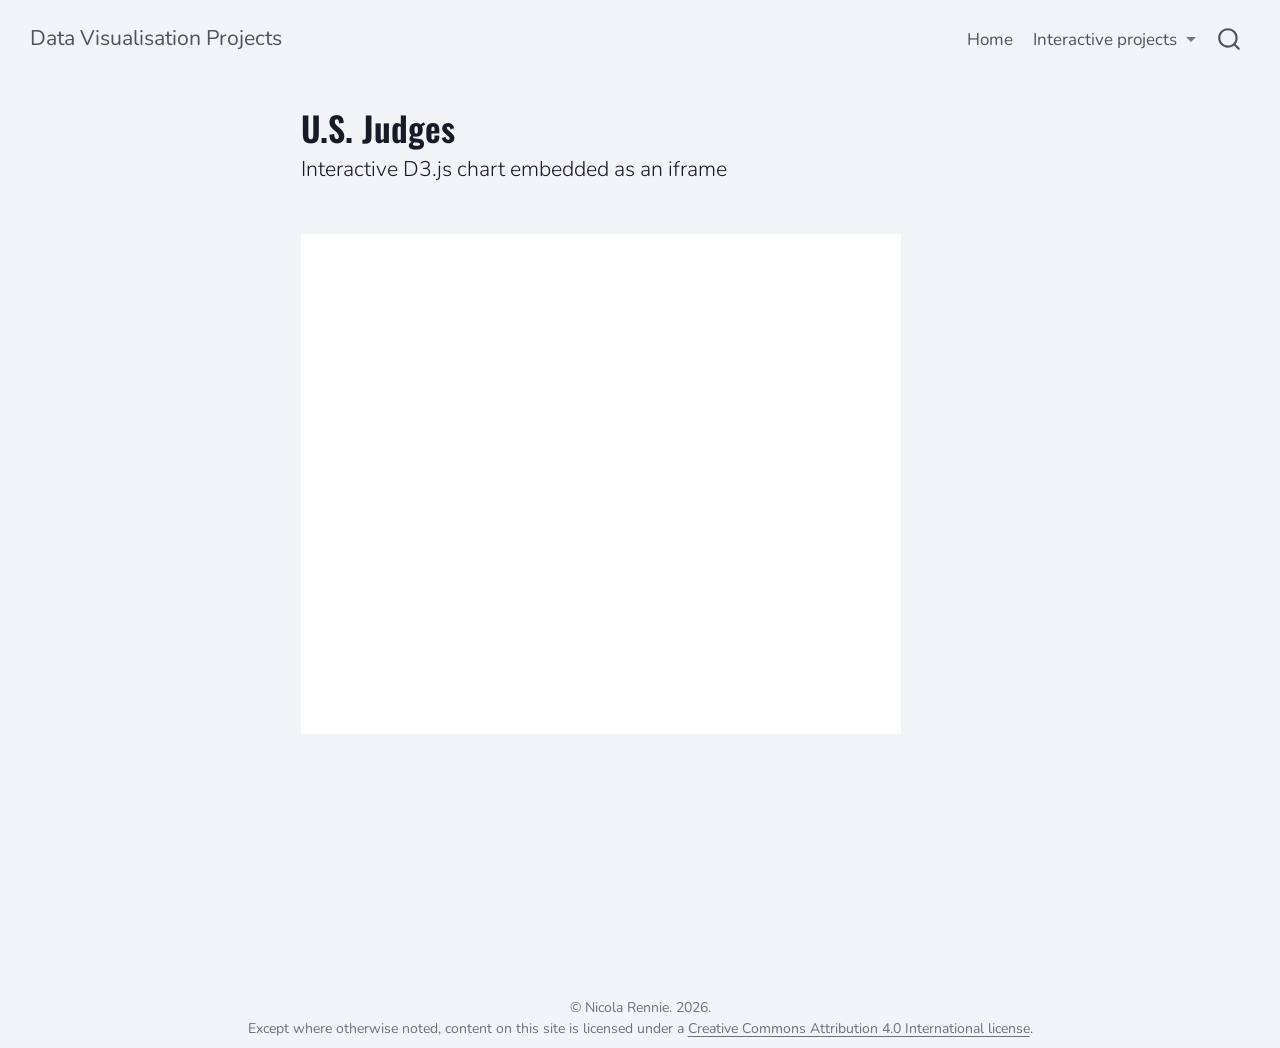
<file: us-judges/index.html>
<!DOCTYPE html>
<html xmlns="http://www.w3.org/1999/xhtml" lang="en" xml:lang="en"><head>

<meta charset="utf-8">
<meta name="generator" content="quarto-1.9.37">

<meta name="viewport" content="width=device-width, initial-scale=1.0, user-scalable=yes">


<title>U.S. Judges – Data Visualisation Projects</title>
<style>
/* Default styles provided by pandoc.
** See https://pandoc.org/MANUAL.html#variables-for-html for config info.
*/
code{white-space: pre-wrap;}
span.smallcaps{font-variant: small-caps;}
div.columns{display: flex; gap: min(4vw, 1.5em);}
div.column{flex: auto; overflow-x: auto;}
div.hanging-indent{margin-left: 1.5em; text-indent: -1.5em;}
ul.task-list{list-style: none;}
ul.task-list li input[type="checkbox"] {
  width: 0.8em;
  margin: 0 0.8em 0.2em -1em; /* quarto-specific, see https://github.com/quarto-dev/quarto-cli/issues/4556 */ 
  vertical-align: middle;
}
</style>


<script src="../site_libs/quarto-nav/quarto-nav.js"></script>
<script src="../site_libs/quarto-nav/headroom.min.js"></script>
<script src="../site_libs/clipboard/clipboard.min.js"></script>
<script src="../site_libs/quarto-search/autocomplete.umd.js"></script>
<script src="../site_libs/quarto-search/fuse.min.js"></script>
<script src="../site_libs/quarto-search/quarto-search.js"></script>
<meta name="quarto:offset" content="../">
<link href="../assets/img/favicon.ico" rel="icon">
<script src="../site_libs/quarto-html/quarto.js" type="module"></script>
<script src="../site_libs/quarto-html/tabsets/tabsets.js" type="module"></script>
<script src="../site_libs/quarto-html/popper.min.js"></script>
<script src="../site_libs/quarto-html/tippy.umd.min.js"></script>
<script src="../site_libs/quarto-html/anchor.min.js"></script>
<link href="../site_libs/quarto-html/tippy.css" rel="stylesheet">
<link href="../site_libs/quarto-html/quarto-syntax-highlighting-7f8f88aac4f3542376d5c11b86a4c14d.css" rel="stylesheet" class="quarto-color-scheme" id="quarto-text-highlighting-styles">
<link href="../site_libs/quarto-html/quarto-syntax-highlighting-dark-d0ae9245876894da5ac7e18953ecc5cc.css" rel="stylesheet" class="quarto-color-scheme quarto-color-alternate" id="quarto-text-highlighting-styles">
<link href="../site_libs/quarto-html/quarto-syntax-highlighting-7f8f88aac4f3542376d5c11b86a4c14d.css" rel="stylesheet" class="quarto-color-scheme-extra" id="quarto-text-highlighting-styles">
<script src="../site_libs/bootstrap/bootstrap.min.js"></script>
<link href="../site_libs/bootstrap/bootstrap-icons.css" rel="stylesheet">
<link href="../site_libs/bootstrap/bootstrap-b1101a039447384fc7310ae1e43541b9.min.css" rel="stylesheet" append-hash="true" class="quarto-color-scheme" id="quarto-bootstrap" data-mode="light">
<link href="../site_libs/bootstrap/bootstrap-dark-b1101a039447384fc7310ae1e43541b9.min.css" rel="stylesheet" append-hash="true" class="quarto-color-scheme quarto-color-alternate" id="quarto-bootstrap" data-mode="light">
<link href="../site_libs/bootstrap/bootstrap-b1101a039447384fc7310ae1e43541b9.min.css" rel="stylesheet" append-hash="true" class="quarto-color-scheme-extra" id="quarto-bootstrap" data-mode="light">
<script id="quarto-search-options" type="application/json">{
  "location": "navbar",
  "copy-button": false,
  "collapse-after": 3,
  "panel-placement": "end",
  "type": "overlay",
  "limit": 50,
  "keyboard-shortcut": [
    "f",
    "/",
    "s"
  ],
  "show-item-context": false,
  "language": {
    "search-no-results-text": "No results",
    "search-matching-documents-text": "matching documents",
    "search-copy-link-title": "Copy link to search",
    "search-hide-matches-text": "Hide additional matches",
    "search-more-match-text": "more match in this document",
    "search-more-matches-text": "more matches in this document",
    "search-clear-button-title": "Clear",
    "search-text-placeholder": "",
    "search-detached-cancel-button-title": "Cancel",
    "search-submit-button-title": "Submit",
    "search-label": "Search"
  }
}</script>


<meta property="og:title" content="U.S. Judges – Data Visualisation Projects">
<meta property="og:description" content="Interactive D3.js chart embedded as an iframe">
<meta property="og:image" content="https://nrennie.github.io/data-viz-projects/us-judges/assets/img/featured.png">
<meta property="og:site_name" content="Data Visualisation Projects">
<meta name="twitter:title" content="U.S. Judges – Data Visualisation Projects">
<meta name="twitter:description" content="Interactive D3.js chart embedded as an iframe">
<meta name="twitter:image" content="https://nrennie.github.io/data-viz-projects/us-judges/assets/img/featured.png">
<meta name="twitter:card" content="summary_large_image">
</head>

<body class="floating nav-fixed quarto-light">

<div id="quarto-search-results"></div>
  <header id="quarto-header" class="headroom fixed-top">
    <nav class="navbar navbar-expand-lg " data-bs-theme="dark">
      <div class="navbar-container container-fluid">
      <div class="navbar-brand-container mx-auto">
    <a class="navbar-brand" href="../index.html">
    <span class="navbar-title">Data Visualisation Projects</span>
    </a>
  </div>
            <div id="quarto-search" class="" title="Search"></div>
          <button class="navbar-toggler" type="button" data-bs-toggle="collapse" data-bs-target="#navbarCollapse" aria-controls="navbarCollapse" role="menu" aria-expanded="false" aria-label="Toggle navigation" onclick="if (window.quartoToggleHeadroom) { window.quartoToggleHeadroom(); }">
  <span class="navbar-toggler-icon"></span>
</button>
          <div class="collapse navbar-collapse" id="navbarCollapse">
            <ul class="navbar-nav navbar-nav-scroll ms-auto">
  <li class="nav-item">
    <a class="nav-link" href="../index.html"> 
<span class="menu-text">Home</span></a>
  </li>  
  <li class="nav-item dropdown ">
    <a class="nav-link dropdown-toggle" href="#" id="nav-menu-interactive-projects" role="link" data-bs-toggle="dropdown" aria-expanded="false">
 <span class="menu-text">Interactive projects</span>
    </a>
    <ul class="dropdown-menu dropdown-menu-end" aria-labelledby="nav-menu-interactive-projects">    
        <li>
    <a class="dropdown-item" href="../income-inequality/index.html">
 <span class="dropdown-text">Income inequality</span></a>
  </li>  
        <li>
    <a class="dropdown-item" href="../local-council-elections/index.html">
 <span class="dropdown-text">Local council elections</span></a>
  </li>  
        <li>
    <a class="dropdown-item" href="../periodic-table/index.html">
 <span class="dropdown-text">Periodic table</span></a>
  </li>  
        <li>
    <a class="dropdown-item" href="../scottish-temperatures/index.html">
 <span class="dropdown-text">Scottish temperatures</span></a>
  </li>  
        <li>
    <a class="dropdown-item" href="../statistical-performance/index.html">
 <span class="dropdown-text">Statistical performance</span></a>
  </li>  
        <li>
    <a class="dropdown-item" href="../us-judges/index.html">
 <span class="dropdown-text">U.S. Judges</span></a>
  </li>  
        <li>
    <a class="dropdown-item" href="../video-game-films/index.html">
 <span class="dropdown-text">Video game films</span></a>
  </li>  
    </ul>
  </li>
</ul>
          </div> <!-- /navcollapse -->
            <div class="quarto-navbar-tools">
</div>
      </div> <!-- /container-fluid -->
    </nav>
</header>
<!-- content -->
<div id="quarto-content" class="quarto-container page-columns page-rows-contents page-layout-article page-navbar">
<!-- sidebar -->
  <nav id="quarto-sidebar" class="sidebar collapse collapse-horizontal quarto-sidebar-collapse-item sidebar-navigation floating overflow-auto">
    
</nav>
<div id="quarto-sidebar-glass" class="quarto-sidebar-collapse-item" data-bs-toggle="collapse" data-bs-target=".quarto-sidebar-collapse-item"></div>
<!-- margin-sidebar -->
    <div id="quarto-margin-sidebar" class="sidebar margin-sidebar zindex-bottom">
    </div>
<!-- main -->
<main class="content" id="quarto-document-content">

<header id="title-block-header" class="quarto-title-block default">
<div class="quarto-title">
<h1 class="title">U.S. Judges</h1>
<p class="subtitle lead">Interactive D3.js chart embedded as an iframe</p>
</div>



<div class="quarto-title-meta">

    
  
    
  </div>
  


</header>


<div class="container">
<iframe class="responsive-iframe" src="us-judges.html" scrolling="no" allowtransparency="true"></iframe>
</div>
<div class="cell">
<style type="text/css">
.container {
    position: relative;
    overflow: hidden;
    width: 100%;
    padding-top: 100%;
}

.responsive-iframe {
    position: absolute;
    top: 0;
    left: 0;
    bottom: 0;
    right: 0;
    width: 100%;
    height: 80%;
    max-height: 500px !important;
    max-width: 600px !important;
}
</style>
</div>



</main> <!-- /main -->
<script id="quarto-html-after-body" type="application/javascript">
  window.document.addEventListener("DOMContentLoaded", function (event) {
    const icon = "";
    const anchorJS = new window.AnchorJS();
    anchorJS.options = {
      placement: 'right',
      icon: icon
    };
    anchorJS.add('.anchored');
    const isCodeAnnotation = (el) => {
      for (const clz of el.classList) {
        if (clz.startsWith('code-annotation-')) {                     
          return true;
        }
      }
      return false;
    }
    const onCopySuccess = function(e) {
      // button target
      const button = e.trigger;
      // don't keep focus
      button.blur();
      // flash "checked"
      button.classList.add('code-copy-button-checked');
      var currentTitle = button.getAttribute("title");
      button.setAttribute("title", "Copied!");
      let tooltip;
      if (window.bootstrap) {
        button.setAttribute("data-bs-toggle", "tooltip");
        button.setAttribute("data-bs-placement", "left");
        button.setAttribute("data-bs-title", "Copied!");
        tooltip = new bootstrap.Tooltip(button, 
          { trigger: "manual", 
            customClass: "code-copy-button-tooltip",
            offset: [0, -8]});
        tooltip.show();    
      }
      setTimeout(function() {
        if (tooltip) {
          tooltip.hide();
          button.removeAttribute("data-bs-title");
          button.removeAttribute("data-bs-toggle");
          button.removeAttribute("data-bs-placement");
        }
        button.setAttribute("title", currentTitle);
        button.classList.remove('code-copy-button-checked');
      }, 1000);
      // clear code selection
      e.clearSelection();
    }
    const getTextToCopy = function(trigger) {
      const outerScaffold = trigger.parentElement.cloneNode(true);
      const codeEl = outerScaffold.querySelector('code');
      for (const childEl of codeEl.children) {
        if (isCodeAnnotation(childEl)) {
          childEl.remove();
        }
      }
      return codeEl.innerText;
    }
    const clipboard = new window.ClipboardJS('.code-copy-button:not([data-in-quarto-modal])', {
      text: getTextToCopy
    });
    clipboard.on('success', onCopySuccess);
    if (window.document.getElementById('quarto-embedded-source-code-modal')) {
      const clipboardModal = new window.ClipboardJS('.code-copy-button[data-in-quarto-modal]', {
        text: getTextToCopy,
        container: window.document.getElementById('quarto-embedded-source-code-modal')
      });
      clipboardModal.on('success', onCopySuccess);
    }
      var localhostRegex = new RegExp(/^(?:http|https):\/\/localhost\:?[0-9]*\//);
      var mailtoRegex = new RegExp(/^mailto:/);
        var filterRegex = new RegExp("https:\/\/nrennie\.github\.io\/data-viz-projects\/");
      var isInternal = (href) => {
          return filterRegex.test(href) || localhostRegex.test(href) || mailtoRegex.test(href);
      }
      // Inspect non-navigation links and adorn them if external
     var links = window.document.querySelectorAll('a[href]:not(.nav-link):not(.navbar-brand):not(.toc-action):not(.sidebar-link):not(.sidebar-item-toggle):not(.pagination-link):not(.no-external):not([aria-hidden]):not(.dropdown-item):not(.quarto-navigation-tool):not(.about-link)');
      for (var i=0; i<links.length; i++) {
        const link = links[i];
        if (!isInternal(link.href)) {
          // undo the damage that might have been done by quarto-nav.js in the case of
          // links that we want to consider external
          if (link.dataset.originalHref !== undefined) {
            link.href = link.dataset.originalHref;
          }
        }
      }
    function tippyHover(el, contentFn, onTriggerFn, onUntriggerFn) {
      const config = {
        allowHTML: true,
        maxWidth: 500,
        delay: 100,
        arrow: false,
        appendTo: function(el) {
            return el.parentElement;
        },
        interactive: true,
        interactiveBorder: 10,
        theme: 'quarto',
        placement: 'bottom-start',
      };
      if (contentFn) {
        config.content = contentFn;
      }
      if (onTriggerFn) {
        config.onTrigger = onTriggerFn;
      }
      if (onUntriggerFn) {
        config.onUntrigger = onUntriggerFn;
      }
      window.tippy(el, config); 
    }
    const noterefs = window.document.querySelectorAll('a[role="doc-noteref"]');
    for (var i=0; i<noterefs.length; i++) {
      const ref = noterefs[i];
      tippyHover(ref, function() {
        // use id or data attribute instead here
        let href = ref.getAttribute('data-footnote-href') || ref.getAttribute('href');
        try { href = new URL(href).hash; } catch {}
        const id = href.replace(/^#\/?/, "");
        const note = window.document.getElementById(id);
        if (note) {
          return note.innerHTML;
        } else {
          return "";
        }
      });
    }
    const xrefs = window.document.querySelectorAll('a.quarto-xref');
    const processXRef = (id, note) => {
      // Strip column container classes
      const stripColumnClz = (el) => {
        el.classList.remove("page-full", "page-columns");
        if (el.children) {
          for (const child of el.children) {
            stripColumnClz(child);
          }
        }
      }
      stripColumnClz(note)
      if (id === null || id.startsWith('sec-')) {
        // Special case sections, only their first couple elements
        const container = document.createElement("div");
        if (note.children && note.children.length > 2) {
          container.appendChild(note.children[0].cloneNode(true));
          for (let i = 1; i < note.children.length; i++) {
            const child = note.children[i];
            if (child.tagName === "P" && child.innerText === "") {
              continue;
            } else {
              container.appendChild(child.cloneNode(true));
              break;
            }
          }
          if (window.Quarto?.typesetMath) {
            window.Quarto.typesetMath(container);
          }
          return container.innerHTML
        } else {
          if (window.Quarto?.typesetMath) {
            window.Quarto.typesetMath(note);
          }
          return note.innerHTML;
        }
      } else {
        // Remove any anchor links if they are present
        const anchorLink = note.querySelector('a.anchorjs-link');
        if (anchorLink) {
          anchorLink.remove();
        }
        if (window.Quarto?.typesetMath) {
          window.Quarto.typesetMath(note);
        }
        if (note.classList.contains("callout")) {
          return note.outerHTML;
        } else {
          return note.innerHTML;
        }
      }
    }
    for (var i=0; i<xrefs.length; i++) {
      const xref = xrefs[i];
      tippyHover(xref, undefined, function(instance) {
        instance.disable();
        let url = xref.getAttribute('href');
        let hash = undefined; 
        if (url.startsWith('#')) {
          hash = url;
        } else {
          try { hash = new URL(url).hash; } catch {}
        }
        if (hash) {
          const id = hash.replace(/^#\/?/, "");
          const note = window.document.getElementById(id);
          if (note !== null) {
            try {
              const html = processXRef(id, note.cloneNode(true));
              instance.setContent(html);
            } finally {
              instance.enable();
              instance.show();
            }
          } else {
            // See if we can fetch this
            fetch(url.split('#')[0])
            .then(res => res.text())
            .then(html => {
              const parser = new DOMParser();
              const htmlDoc = parser.parseFromString(html, "text/html");
              const note = htmlDoc.getElementById(id);
              if (note !== null) {
                const html = processXRef(id, note);
                instance.setContent(html);
              } 
            }).finally(() => {
              instance.enable();
              instance.show();
            });
          }
        } else {
          // See if we can fetch a full url (with no hash to target)
          // This is a special case and we should probably do some content thinning / targeting
          fetch(url)
          .then(res => res.text())
          .then(html => {
            const parser = new DOMParser();
            const htmlDoc = parser.parseFromString(html, "text/html");
            const note = htmlDoc.querySelector('main.content');
            if (note !== null) {
              // This should only happen for chapter cross references
              // (since there is no id in the URL)
              // remove the first header
              if (note.children.length > 0 && note.children[0].tagName === "HEADER") {
                note.children[0].remove();
              }
              const html = processXRef(null, note);
              instance.setContent(html);
            } 
          }).finally(() => {
            instance.enable();
            instance.show();
          });
        }
      }, function(instance) {
      });
    }
        let selectedAnnoteEl;
        const selectorForAnnotation = ( cell, annotation) => {
          let cellAttr = 'data-code-cell="' + cell + '"';
          let lineAttr = 'data-code-annotation="' +  annotation + '"';
          const selector = 'span[' + cellAttr + '][' + lineAttr + ']';
          return selector;
        }
        const selectCodeLines = (annoteEl) => {
          const doc = window.document;
          const targetCell = annoteEl.getAttribute("data-target-cell");
          const targetAnnotation = annoteEl.getAttribute("data-target-annotation");
          const annoteSpan = window.document.querySelector(selectorForAnnotation(targetCell, targetAnnotation));
          const lines = annoteSpan.getAttribute("data-code-lines").split(",");
          const lineIds = lines.map((line) => {
            return targetCell + "-" + line;
          })
          let top = null;
          let height = null;
          let parent = null;
          if (lineIds.length > 0) {
              //compute the position of the single el (top and bottom and make a div)
              const el = window.document.getElementById(lineIds[0]);
              top = el.offsetTop;
              height = el.offsetHeight;
              parent = el.parentElement.parentElement;
            if (lineIds.length > 1) {
              const lastEl = window.document.getElementById(lineIds[lineIds.length - 1]);
              const bottom = lastEl.offsetTop + lastEl.offsetHeight;
              height = bottom - top;
            }
            if (top !== null && height !== null && parent !== null) {
              // cook up a div (if necessary) and position it 
              let div = window.document.getElementById("code-annotation-line-highlight");
              if (div === null) {
                div = window.document.createElement("div");
                div.setAttribute("id", "code-annotation-line-highlight");
                div.style.position = 'absolute';
                parent.appendChild(div);
              }
              div.style.top = top - 2 + "px";
              div.style.height = height + 4 + "px";
              div.style.left = 0;
              let gutterDiv = window.document.getElementById("code-annotation-line-highlight-gutter");
              if (gutterDiv === null) {
                gutterDiv = window.document.createElement("div");
                gutterDiv.setAttribute("id", "code-annotation-line-highlight-gutter");
                gutterDiv.style.position = 'absolute';
                const codeCell = window.document.getElementById(targetCell);
                const gutter = codeCell.querySelector('.code-annotation-gutter');
                gutter.appendChild(gutterDiv);
              }
              gutterDiv.style.top = top - 2 + "px";
              gutterDiv.style.height = height + 4 + "px";
            }
            selectedAnnoteEl = annoteEl;
          }
        };
        const unselectCodeLines = () => {
          const elementsIds = ["code-annotation-line-highlight", "code-annotation-line-highlight-gutter"];
          elementsIds.forEach((elId) => {
            const div = window.document.getElementById(elId);
            if (div) {
              div.remove();
            }
          });
          selectedAnnoteEl = undefined;
        };
          // Handle positioning of the toggle
      window.addEventListener(
        "resize",
        throttle(() => {
          elRect = undefined;
          if (selectedAnnoteEl) {
            selectCodeLines(selectedAnnoteEl);
          }
        }, 10)
      );
      function throttle(fn, ms) {
      let throttle = false;
      let timer;
        return (...args) => {
          if(!throttle) { // first call gets through
              fn.apply(this, args);
              throttle = true;
          } else { // all the others get throttled
              if(timer) clearTimeout(timer); // cancel #2
              timer = setTimeout(() => {
                fn.apply(this, args);
                timer = throttle = false;
              }, ms);
          }
        };
      }
        // Attach click handler to the DT
        const annoteDls = window.document.querySelectorAll('dt[data-target-cell]');
        for (const annoteDlNode of annoteDls) {
          annoteDlNode.addEventListener('click', (event) => {
            const clickedEl = event.target;
            if (clickedEl !== selectedAnnoteEl) {
              unselectCodeLines();
              const activeEl = window.document.querySelector('dt[data-target-cell].code-annotation-active');
              if (activeEl) {
                activeEl.classList.remove('code-annotation-active');
              }
              selectCodeLines(clickedEl);
              clickedEl.classList.add('code-annotation-active');
            } else {
              // Unselect the line
              unselectCodeLines();
              clickedEl.classList.remove('code-annotation-active');
            }
          });
        }
    const findCites = (el) => {
      const parentEl = el.parentElement;
      if (parentEl) {
        const cites = parentEl.dataset.cites;
        if (cites) {
          return {
            el,
            cites: cites.split(' ')
          };
        } else {
          return findCites(el.parentElement)
        }
      } else {
        return undefined;
      }
    };
    var bibliorefs = window.document.querySelectorAll('a[role="doc-biblioref"]');
    for (var i=0; i<bibliorefs.length; i++) {
      const ref = bibliorefs[i];
      const citeInfo = findCites(ref);
      if (citeInfo) {
        tippyHover(citeInfo.el, function() {
          var popup = window.document.createElement('div');
          citeInfo.cites.forEach(function(cite) {
            var citeDiv = window.document.createElement('div');
            citeDiv.classList.add('hanging-indent');
            citeDiv.classList.add('csl-entry');
            var biblioDiv = window.document.getElementById('ref-' + cite);
            if (biblioDiv) {
              citeDiv.innerHTML = biblioDiv.innerHTML;
            }
            popup.appendChild(citeDiv);
          });
          return popup.innerHTML;
        });
      }
    }
  });
  </script>
</div> <!-- /content -->
<footer class="footer">
  <div class="nav-footer">
    <div class="nav-footer-left">
      &nbsp;
    </div>   
    <div class="nav-footer-center">
<p>© Nicola Rennie. 2026.<br>Except where otherwise noted, content on this site is licensed under a <a href="https://creativecommons.org/licenses/by/4.0/">Creative Commons Attribution 4.0 International license</a>.</p>
</div>
    <div class="nav-footer-right">
      &nbsp;
    </div>
  </div>
</footer>




</body></html>
</file>
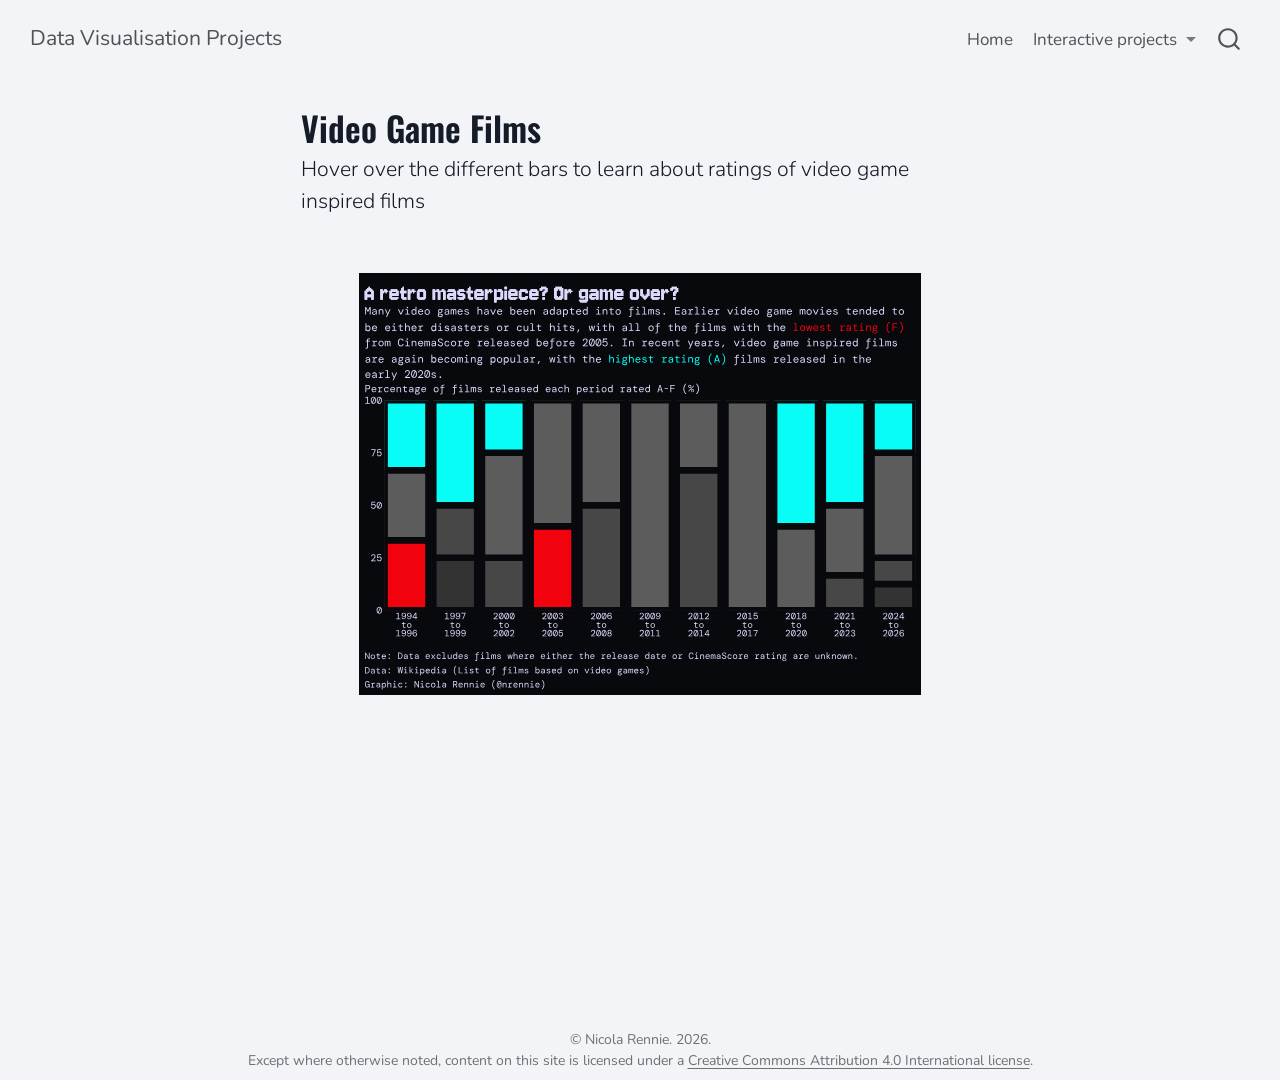
<file: video-game-films/index.html>
<!DOCTYPE html>
<html xmlns="http://www.w3.org/1999/xhtml" lang="en" xml:lang="en"><head>

<meta charset="utf-8">
<meta name="generator" content="quarto-1.9.37">

<meta name="viewport" content="width=device-width, initial-scale=1.0, user-scalable=yes">


<title>Video Game Films – Data Visualisation Projects</title>
<style>
/* Default styles provided by pandoc.
** See https://pandoc.org/MANUAL.html#variables-for-html for config info.
*/
code{white-space: pre-wrap;}
span.smallcaps{font-variant: small-caps;}
div.columns{display: flex; gap: min(4vw, 1.5em);}
div.column{flex: auto; overflow-x: auto;}
div.hanging-indent{margin-left: 1.5em; text-indent: -1.5em;}
ul.task-list{list-style: none;}
ul.task-list li input[type="checkbox"] {
  width: 0.8em;
  margin: 0 0.8em 0.2em -1em; /* quarto-specific, see https://github.com/quarto-dev/quarto-cli/issues/4556 */ 
  vertical-align: middle;
}
</style>


<script src="../site_libs/quarto-nav/quarto-nav.js"></script>
<script src="../site_libs/quarto-nav/headroom.min.js"></script>
<script src="../site_libs/clipboard/clipboard.min.js"></script>
<script src="../site_libs/quarto-search/autocomplete.umd.js"></script>
<script src="../site_libs/quarto-search/fuse.min.js"></script>
<script src="../site_libs/quarto-search/quarto-search.js"></script>
<meta name="quarto:offset" content="../">
<link href="../assets/img/favicon.ico" rel="icon">
<script src="../site_libs/quarto-html/quarto.js" type="module"></script>
<script src="../site_libs/quarto-html/tabsets/tabsets.js" type="module"></script>
<script src="../site_libs/quarto-html/popper.min.js"></script>
<script src="../site_libs/quarto-html/tippy.umd.min.js"></script>
<script src="../site_libs/quarto-html/anchor.min.js"></script>
<link href="../site_libs/quarto-html/tippy.css" rel="stylesheet">
<link href="../site_libs/quarto-html/quarto-syntax-highlighting-7f8f88aac4f3542376d5c11b86a4c14d.css" rel="stylesheet" class="quarto-color-scheme" id="quarto-text-highlighting-styles">
<link href="../site_libs/quarto-html/quarto-syntax-highlighting-dark-d0ae9245876894da5ac7e18953ecc5cc.css" rel="stylesheet" class="quarto-color-scheme quarto-color-alternate" id="quarto-text-highlighting-styles">
<link href="../site_libs/quarto-html/quarto-syntax-highlighting-7f8f88aac4f3542376d5c11b86a4c14d.css" rel="stylesheet" class="quarto-color-scheme-extra" id="quarto-text-highlighting-styles">
<script src="../site_libs/bootstrap/bootstrap.min.js"></script>
<link href="../site_libs/bootstrap/bootstrap-icons.css" rel="stylesheet">
<link href="../site_libs/bootstrap/bootstrap-b1101a039447384fc7310ae1e43541b9.min.css" rel="stylesheet" append-hash="true" class="quarto-color-scheme" id="quarto-bootstrap" data-mode="light">
<link href="../site_libs/bootstrap/bootstrap-dark-b1101a039447384fc7310ae1e43541b9.min.css" rel="stylesheet" append-hash="true" class="quarto-color-scheme quarto-color-alternate" id="quarto-bootstrap" data-mode="light">
<link href="../site_libs/bootstrap/bootstrap-b1101a039447384fc7310ae1e43541b9.min.css" rel="stylesheet" append-hash="true" class="quarto-color-scheme-extra" id="quarto-bootstrap" data-mode="light">
<script id="quarto-search-options" type="application/json">{
  "location": "navbar",
  "copy-button": false,
  "collapse-after": 3,
  "panel-placement": "end",
  "type": "overlay",
  "limit": 50,
  "keyboard-shortcut": [
    "f",
    "/",
    "s"
  ],
  "show-item-context": false,
  "language": {
    "search-no-results-text": "No results",
    "search-matching-documents-text": "matching documents",
    "search-copy-link-title": "Copy link to search",
    "search-hide-matches-text": "Hide additional matches",
    "search-more-match-text": "more match in this document",
    "search-more-matches-text": "more matches in this document",
    "search-clear-button-title": "Clear",
    "search-text-placeholder": "",
    "search-detached-cancel-button-title": "Cancel",
    "search-submit-button-title": "Submit",
    "search-label": "Search"
  }
}</script>


<meta property="og:title" content="Video Game Films – Data Visualisation Projects">
<meta property="og:description" content="Hover over the different bars to learn about ratings of video game inspired films">
<meta property="og:image" content="https://nrennie.github.io/data-viz-projects/video-game-films/assets/img/featured.png">
<meta property="og:site_name" content="Data Visualisation Projects">
<meta name="twitter:title" content="Video Game Films – Data Visualisation Projects">
<meta name="twitter:description" content="Hover over the different bars to learn about ratings of video game inspired films">
<meta name="twitter:image" content="https://nrennie.github.io/data-viz-projects/video-game-films/assets/img/featured.png">
<meta name="twitter:card" content="summary_large_image">
</head>

<body class="floating nav-fixed quarto-light">

<div id="quarto-search-results"></div>
  <header id="quarto-header" class="headroom fixed-top">
    <nav class="navbar navbar-expand-lg " data-bs-theme="dark">
      <div class="navbar-container container-fluid">
      <div class="navbar-brand-container mx-auto">
    <a class="navbar-brand" href="../index.html">
    <span class="navbar-title">Data Visualisation Projects</span>
    </a>
  </div>
            <div id="quarto-search" class="" title="Search"></div>
          <button class="navbar-toggler" type="button" data-bs-toggle="collapse" data-bs-target="#navbarCollapse" aria-controls="navbarCollapse" role="menu" aria-expanded="false" aria-label="Toggle navigation" onclick="if (window.quartoToggleHeadroom) { window.quartoToggleHeadroom(); }">
  <span class="navbar-toggler-icon"></span>
</button>
          <div class="collapse navbar-collapse" id="navbarCollapse">
            <ul class="navbar-nav navbar-nav-scroll ms-auto">
  <li class="nav-item">
    <a class="nav-link" href="../index.html"> 
<span class="menu-text">Home</span></a>
  </li>  
  <li class="nav-item dropdown ">
    <a class="nav-link dropdown-toggle" href="#" id="nav-menu-interactive-projects" role="link" data-bs-toggle="dropdown" aria-expanded="false">
 <span class="menu-text">Interactive projects</span>
    </a>
    <ul class="dropdown-menu dropdown-menu-end" aria-labelledby="nav-menu-interactive-projects">    
        <li>
    <a class="dropdown-item" href="../income-inequality/index.html">
 <span class="dropdown-text">Income inequality</span></a>
  </li>  
        <li>
    <a class="dropdown-item" href="../local-council-elections/index.html">
 <span class="dropdown-text">Local council elections</span></a>
  </li>  
        <li>
    <a class="dropdown-item" href="../periodic-table/index.html">
 <span class="dropdown-text">Periodic table</span></a>
  </li>  
        <li>
    <a class="dropdown-item" href="../scottish-temperatures/index.html">
 <span class="dropdown-text">Scottish temperatures</span></a>
  </li>  
        <li>
    <a class="dropdown-item" href="../statistical-performance/index.html">
 <span class="dropdown-text">Statistical performance</span></a>
  </li>  
        <li>
    <a class="dropdown-item" href="../us-judges/index.html">
 <span class="dropdown-text">U.S. Judges</span></a>
  </li>  
        <li>
    <a class="dropdown-item" href="../video-game-films/index.html">
 <span class="dropdown-text">Video game films</span></a>
  </li>  
    </ul>
  </li>
</ul>
          </div> <!-- /navcollapse -->
            <div class="quarto-navbar-tools">
</div>
      </div> <!-- /container-fluid -->
    </nav>
</header>
<!-- content -->
<div id="quarto-content" class="quarto-container page-columns page-rows-contents page-layout-article page-navbar">
<!-- sidebar -->
  <nav id="quarto-sidebar" class="sidebar collapse collapse-horizontal quarto-sidebar-collapse-item sidebar-navigation floating overflow-auto">
    
</nav>
<div id="quarto-sidebar-glass" class="quarto-sidebar-collapse-item" data-bs-toggle="collapse" data-bs-target=".quarto-sidebar-collapse-item"></div>
<!-- margin-sidebar -->
    <div id="quarto-margin-sidebar" class="sidebar margin-sidebar zindex-bottom">
    </div>
<!-- main -->
<main class="content" id="quarto-document-content">

<header id="title-block-header" class="quarto-title-block default">
<div class="quarto-title">
<h1 class="title">Video Game Films</h1>
<p class="subtitle lead">Hover over the different bars to learn about ratings of video game inspired films</p>
</div>



<div class="quarto-title-meta">

    
  
    
  </div>
  


</header>


<div class="container">
<iframe class="responsive-iframe" src="video-game-films.html" scrolling="no" allowtransparency="true"></iframe>
</div>
<div class="cell">
<style type="text/css">
code {
    display: none !important;
}

.container {
    position: relative;
    overflow: hidden;
    width: 100%;
    padding-top: 100%;
}

.responsive-iframe {
    position: absolute;
    top: 0;
    left: 0;
    bottom: 0;
    right: 0;
    width: 100%;
    height: 80%;
    max-height: 500px !important;
    max-width: 700px !important;
    
}
</style>
</div>



</main> <!-- /main -->
<script id="quarto-html-after-body" type="application/javascript">
  window.document.addEventListener("DOMContentLoaded", function (event) {
    const icon = "";
    const anchorJS = new window.AnchorJS();
    anchorJS.options = {
      placement: 'right',
      icon: icon
    };
    anchorJS.add('.anchored');
    const isCodeAnnotation = (el) => {
      for (const clz of el.classList) {
        if (clz.startsWith('code-annotation-')) {                     
          return true;
        }
      }
      return false;
    }
    const onCopySuccess = function(e) {
      // button target
      const button = e.trigger;
      // don't keep focus
      button.blur();
      // flash "checked"
      button.classList.add('code-copy-button-checked');
      var currentTitle = button.getAttribute("title");
      button.setAttribute("title", "Copied!");
      let tooltip;
      if (window.bootstrap) {
        button.setAttribute("data-bs-toggle", "tooltip");
        button.setAttribute("data-bs-placement", "left");
        button.setAttribute("data-bs-title", "Copied!");
        tooltip = new bootstrap.Tooltip(button, 
          { trigger: "manual", 
            customClass: "code-copy-button-tooltip",
            offset: [0, -8]});
        tooltip.show();    
      }
      setTimeout(function() {
        if (tooltip) {
          tooltip.hide();
          button.removeAttribute("data-bs-title");
          button.removeAttribute("data-bs-toggle");
          button.removeAttribute("data-bs-placement");
        }
        button.setAttribute("title", currentTitle);
        button.classList.remove('code-copy-button-checked');
      }, 1000);
      // clear code selection
      e.clearSelection();
    }
    const getTextToCopy = function(trigger) {
      const outerScaffold = trigger.parentElement.cloneNode(true);
      const codeEl = outerScaffold.querySelector('code');
      for (const childEl of codeEl.children) {
        if (isCodeAnnotation(childEl)) {
          childEl.remove();
        }
      }
      return codeEl.innerText;
    }
    const clipboard = new window.ClipboardJS('.code-copy-button:not([data-in-quarto-modal])', {
      text: getTextToCopy
    });
    clipboard.on('success', onCopySuccess);
    if (window.document.getElementById('quarto-embedded-source-code-modal')) {
      const clipboardModal = new window.ClipboardJS('.code-copy-button[data-in-quarto-modal]', {
        text: getTextToCopy,
        container: window.document.getElementById('quarto-embedded-source-code-modal')
      });
      clipboardModal.on('success', onCopySuccess);
    }
      var localhostRegex = new RegExp(/^(?:http|https):\/\/localhost\:?[0-9]*\//);
      var mailtoRegex = new RegExp(/^mailto:/);
        var filterRegex = new RegExp("https:\/\/nrennie\.github\.io\/data-viz-projects\/");
      var isInternal = (href) => {
          return filterRegex.test(href) || localhostRegex.test(href) || mailtoRegex.test(href);
      }
      // Inspect non-navigation links and adorn them if external
     var links = window.document.querySelectorAll('a[href]:not(.nav-link):not(.navbar-brand):not(.toc-action):not(.sidebar-link):not(.sidebar-item-toggle):not(.pagination-link):not(.no-external):not([aria-hidden]):not(.dropdown-item):not(.quarto-navigation-tool):not(.about-link)');
      for (var i=0; i<links.length; i++) {
        const link = links[i];
        if (!isInternal(link.href)) {
          // undo the damage that might have been done by quarto-nav.js in the case of
          // links that we want to consider external
          if (link.dataset.originalHref !== undefined) {
            link.href = link.dataset.originalHref;
          }
        }
      }
    function tippyHover(el, contentFn, onTriggerFn, onUntriggerFn) {
      const config = {
        allowHTML: true,
        maxWidth: 500,
        delay: 100,
        arrow: false,
        appendTo: function(el) {
            return el.parentElement;
        },
        interactive: true,
        interactiveBorder: 10,
        theme: 'quarto',
        placement: 'bottom-start',
      };
      if (contentFn) {
        config.content = contentFn;
      }
      if (onTriggerFn) {
        config.onTrigger = onTriggerFn;
      }
      if (onUntriggerFn) {
        config.onUntrigger = onUntriggerFn;
      }
      window.tippy(el, config); 
    }
    const noterefs = window.document.querySelectorAll('a[role="doc-noteref"]');
    for (var i=0; i<noterefs.length; i++) {
      const ref = noterefs[i];
      tippyHover(ref, function() {
        // use id or data attribute instead here
        let href = ref.getAttribute('data-footnote-href') || ref.getAttribute('href');
        try { href = new URL(href).hash; } catch {}
        const id = href.replace(/^#\/?/, "");
        const note = window.document.getElementById(id);
        if (note) {
          return note.innerHTML;
        } else {
          return "";
        }
      });
    }
    const xrefs = window.document.querySelectorAll('a.quarto-xref');
    const processXRef = (id, note) => {
      // Strip column container classes
      const stripColumnClz = (el) => {
        el.classList.remove("page-full", "page-columns");
        if (el.children) {
          for (const child of el.children) {
            stripColumnClz(child);
          }
        }
      }
      stripColumnClz(note)
      if (id === null || id.startsWith('sec-')) {
        // Special case sections, only their first couple elements
        const container = document.createElement("div");
        if (note.children && note.children.length > 2) {
          container.appendChild(note.children[0].cloneNode(true));
          for (let i = 1; i < note.children.length; i++) {
            const child = note.children[i];
            if (child.tagName === "P" && child.innerText === "") {
              continue;
            } else {
              container.appendChild(child.cloneNode(true));
              break;
            }
          }
          if (window.Quarto?.typesetMath) {
            window.Quarto.typesetMath(container);
          }
          return container.innerHTML
        } else {
          if (window.Quarto?.typesetMath) {
            window.Quarto.typesetMath(note);
          }
          return note.innerHTML;
        }
      } else {
        // Remove any anchor links if they are present
        const anchorLink = note.querySelector('a.anchorjs-link');
        if (anchorLink) {
          anchorLink.remove();
        }
        if (window.Quarto?.typesetMath) {
          window.Quarto.typesetMath(note);
        }
        if (note.classList.contains("callout")) {
          return note.outerHTML;
        } else {
          return note.innerHTML;
        }
      }
    }
    for (var i=0; i<xrefs.length; i++) {
      const xref = xrefs[i];
      tippyHover(xref, undefined, function(instance) {
        instance.disable();
        let url = xref.getAttribute('href');
        let hash = undefined; 
        if (url.startsWith('#')) {
          hash = url;
        } else {
          try { hash = new URL(url).hash; } catch {}
        }
        if (hash) {
          const id = hash.replace(/^#\/?/, "");
          const note = window.document.getElementById(id);
          if (note !== null) {
            try {
              const html = processXRef(id, note.cloneNode(true));
              instance.setContent(html);
            } finally {
              instance.enable();
              instance.show();
            }
          } else {
            // See if we can fetch this
            fetch(url.split('#')[0])
            .then(res => res.text())
            .then(html => {
              const parser = new DOMParser();
              const htmlDoc = parser.parseFromString(html, "text/html");
              const note = htmlDoc.getElementById(id);
              if (note !== null) {
                const html = processXRef(id, note);
                instance.setContent(html);
              } 
            }).finally(() => {
              instance.enable();
              instance.show();
            });
          }
        } else {
          // See if we can fetch a full url (with no hash to target)
          // This is a special case and we should probably do some content thinning / targeting
          fetch(url)
          .then(res => res.text())
          .then(html => {
            const parser = new DOMParser();
            const htmlDoc = parser.parseFromString(html, "text/html");
            const note = htmlDoc.querySelector('main.content');
            if (note !== null) {
              // This should only happen for chapter cross references
              // (since there is no id in the URL)
              // remove the first header
              if (note.children.length > 0 && note.children[0].tagName === "HEADER") {
                note.children[0].remove();
              }
              const html = processXRef(null, note);
              instance.setContent(html);
            } 
          }).finally(() => {
            instance.enable();
            instance.show();
          });
        }
      }, function(instance) {
      });
    }
        let selectedAnnoteEl;
        const selectorForAnnotation = ( cell, annotation) => {
          let cellAttr = 'data-code-cell="' + cell + '"';
          let lineAttr = 'data-code-annotation="' +  annotation + '"';
          const selector = 'span[' + cellAttr + '][' + lineAttr + ']';
          return selector;
        }
        const selectCodeLines = (annoteEl) => {
          const doc = window.document;
          const targetCell = annoteEl.getAttribute("data-target-cell");
          const targetAnnotation = annoteEl.getAttribute("data-target-annotation");
          const annoteSpan = window.document.querySelector(selectorForAnnotation(targetCell, targetAnnotation));
          const lines = annoteSpan.getAttribute("data-code-lines").split(",");
          const lineIds = lines.map((line) => {
            return targetCell + "-" + line;
          })
          let top = null;
          let height = null;
          let parent = null;
          if (lineIds.length > 0) {
              //compute the position of the single el (top and bottom and make a div)
              const el = window.document.getElementById(lineIds[0]);
              top = el.offsetTop;
              height = el.offsetHeight;
              parent = el.parentElement.parentElement;
            if (lineIds.length > 1) {
              const lastEl = window.document.getElementById(lineIds[lineIds.length - 1]);
              const bottom = lastEl.offsetTop + lastEl.offsetHeight;
              height = bottom - top;
            }
            if (top !== null && height !== null && parent !== null) {
              // cook up a div (if necessary) and position it 
              let div = window.document.getElementById("code-annotation-line-highlight");
              if (div === null) {
                div = window.document.createElement("div");
                div.setAttribute("id", "code-annotation-line-highlight");
                div.style.position = 'absolute';
                parent.appendChild(div);
              }
              div.style.top = top - 2 + "px";
              div.style.height = height + 4 + "px";
              div.style.left = 0;
              let gutterDiv = window.document.getElementById("code-annotation-line-highlight-gutter");
              if (gutterDiv === null) {
                gutterDiv = window.document.createElement("div");
                gutterDiv.setAttribute("id", "code-annotation-line-highlight-gutter");
                gutterDiv.style.position = 'absolute';
                const codeCell = window.document.getElementById(targetCell);
                const gutter = codeCell.querySelector('.code-annotation-gutter');
                gutter.appendChild(gutterDiv);
              }
              gutterDiv.style.top = top - 2 + "px";
              gutterDiv.style.height = height + 4 + "px";
            }
            selectedAnnoteEl = annoteEl;
          }
        };
        const unselectCodeLines = () => {
          const elementsIds = ["code-annotation-line-highlight", "code-annotation-line-highlight-gutter"];
          elementsIds.forEach((elId) => {
            const div = window.document.getElementById(elId);
            if (div) {
              div.remove();
            }
          });
          selectedAnnoteEl = undefined;
        };
          // Handle positioning of the toggle
      window.addEventListener(
        "resize",
        throttle(() => {
          elRect = undefined;
          if (selectedAnnoteEl) {
            selectCodeLines(selectedAnnoteEl);
          }
        }, 10)
      );
      function throttle(fn, ms) {
      let throttle = false;
      let timer;
        return (...args) => {
          if(!throttle) { // first call gets through
              fn.apply(this, args);
              throttle = true;
          } else { // all the others get throttled
              if(timer) clearTimeout(timer); // cancel #2
              timer = setTimeout(() => {
                fn.apply(this, args);
                timer = throttle = false;
              }, ms);
          }
        };
      }
        // Attach click handler to the DT
        const annoteDls = window.document.querySelectorAll('dt[data-target-cell]');
        for (const annoteDlNode of annoteDls) {
          annoteDlNode.addEventListener('click', (event) => {
            const clickedEl = event.target;
            if (clickedEl !== selectedAnnoteEl) {
              unselectCodeLines();
              const activeEl = window.document.querySelector('dt[data-target-cell].code-annotation-active');
              if (activeEl) {
                activeEl.classList.remove('code-annotation-active');
              }
              selectCodeLines(clickedEl);
              clickedEl.classList.add('code-annotation-active');
            } else {
              // Unselect the line
              unselectCodeLines();
              clickedEl.classList.remove('code-annotation-active');
            }
          });
        }
    const findCites = (el) => {
      const parentEl = el.parentElement;
      if (parentEl) {
        const cites = parentEl.dataset.cites;
        if (cites) {
          return {
            el,
            cites: cites.split(' ')
          };
        } else {
          return findCites(el.parentElement)
        }
      } else {
        return undefined;
      }
    };
    var bibliorefs = window.document.querySelectorAll('a[role="doc-biblioref"]');
    for (var i=0; i<bibliorefs.length; i++) {
      const ref = bibliorefs[i];
      const citeInfo = findCites(ref);
      if (citeInfo) {
        tippyHover(citeInfo.el, function() {
          var popup = window.document.createElement('div');
          citeInfo.cites.forEach(function(cite) {
            var citeDiv = window.document.createElement('div');
            citeDiv.classList.add('hanging-indent');
            citeDiv.classList.add('csl-entry');
            var biblioDiv = window.document.getElementById('ref-' + cite);
            if (biblioDiv) {
              citeDiv.innerHTML = biblioDiv.innerHTML;
            }
            popup.appendChild(citeDiv);
          });
          return popup.innerHTML;
        });
      }
    }
  });
  </script>
</div> <!-- /content -->
<footer class="footer">
  <div class="nav-footer">
    <div class="nav-footer-left">
      &nbsp;
    </div>   
    <div class="nav-footer-center">
<p>© Nicola Rennie. 2026.<br>Except where otherwise noted, content on this site is licensed under a <a href="https://creativecommons.org/licenses/by/4.0/">Creative Commons Attribution 4.0 International license</a>.</p>
</div>
    <div class="nav-footer-right">
      &nbsp;
    </div>
  </div>
</footer>




</body></html>
</file>
<file: site_libs/quarto-html/tippy.css>
.tippy-box[data-animation=fade][data-state=hidden]{opacity:0}[data-tippy-root]{max-width:calc(100vw - 10px)}.tippy-box{position:relative;background-color:#333;color:#fff;border-radius:4px;font-size:14px;line-height:1.4;white-space:normal;outline:0;transition-property:transform,visibility,opacity}.tippy-box[data-placement^=top]>.tippy-arrow{bottom:0}.tippy-box[data-placement^=top]>.tippy-arrow:before{bottom:-7px;left:0;border-width:8px 8px 0;border-top-color:initial;transform-origin:center top}.tippy-box[data-placement^=bottom]>.tippy-arrow{top:0}.tippy-box[data-placement^=bottom]>.tippy-arrow:before{top:-7px;left:0;border-width:0 8px 8px;border-bottom-color:initial;transform-origin:center bottom}.tippy-box[data-placement^=left]>.tippy-arrow{right:0}.tippy-box[data-placement^=left]>.tippy-arrow:before{border-width:8px 0 8px 8px;border-left-color:initial;right:-7px;transform-origin:center left}.tippy-box[data-placement^=right]>.tippy-arrow{left:0}.tippy-box[data-placement^=right]>.tippy-arrow:before{left:-7px;border-width:8px 8px 8px 0;border-right-color:initial;transform-origin:center right}.tippy-box[data-inertia][data-state=visible]{transition-timing-function:cubic-bezier(.54,1.5,.38,1.11)}.tippy-arrow{width:16px;height:16px;color:#333}.tippy-arrow:before{content:"";position:absolute;border-color:transparent;border-style:solid}.tippy-content{position:relative;padding:5px 9px;z-index:1}
</file>
<file: site_libs/quarto-html/quarto-syntax-highlighting-7f8f88aac4f3542376d5c11b86a4c14d.css>
/* quarto syntax highlight colors */
:root {
  --quarto-hl-ot-color: #003B4F;
  --quarto-hl-at-color: #657422;
  --quarto-hl-ss-color: #20794D;
  --quarto-hl-an-color: #5E5E5E;
  --quarto-hl-fu-color: #4758AB;
  --quarto-hl-st-color: #20794D;
  --quarto-hl-cf-color: #003B4F;
  --quarto-hl-op-color: #5E5E5E;
  --quarto-hl-er-color: #AD0000;
  --quarto-hl-bn-color: #AD0000;
  --quarto-hl-al-color: #AD0000;
  --quarto-hl-va-color: #111111;
  --quarto-hl-bu-color: inherit;
  --quarto-hl-ex-color: inherit;
  --quarto-hl-pp-color: #AD0000;
  --quarto-hl-in-color: #5E5E5E;
  --quarto-hl-vs-color: #20794D;
  --quarto-hl-wa-color: #5E5E5E;
  --quarto-hl-do-color: #5E5E5E;
  --quarto-hl-im-color: #00769E;
  --quarto-hl-ch-color: #20794D;
  --quarto-hl-dt-color: #AD0000;
  --quarto-hl-fl-color: #AD0000;
  --quarto-hl-co-color: #5E5E5E;
  --quarto-hl-cv-color: #5E5E5E;
  --quarto-hl-cn-color: #8f5902;
  --quarto-hl-sc-color: #5E5E5E;
  --quarto-hl-dv-color: #AD0000;
  --quarto-hl-kw-color: #003B4F;
}

/* other quarto variables */
:root {
  --quarto-font-monospace: SFMono-Regular, Menlo, Monaco, Consolas, "Liberation Mono", "Courier New", monospace;
}

/* syntax highlight based on Pandoc's rules */
pre > code.sourceCode > span {
  color: #003B4F;
}

code.sourceCode > span {
  color: #003B4F;
}

div.sourceCode,
div.sourceCode pre.sourceCode {
  color: #003B4F;
}

/* Normal */
code span {
  color: #003B4F;
}

/* Alert */
code span.al {
  color: #AD0000;
  font-style: inherit;
}

/* Annotation */
code span.an {
  color: #5E5E5E;
  font-style: inherit;
}

/* Attribute */
code span.at {
  color: #657422;
  font-style: inherit;
}

/* BaseN */
code span.bn {
  color: #AD0000;
  font-style: inherit;
}

/* BuiltIn */
code span.bu {
  font-style: inherit;
}

/* ControlFlow */
code span.cf {
  color: #003B4F;
  font-weight: bold;
  font-style: inherit;
}

/* Char */
code span.ch {
  color: #20794D;
  font-style: inherit;
}

/* Constant */
code span.cn {
  color: #8f5902;
  font-style: inherit;
}

/* Comment */
code span.co {
  color: #5E5E5E;
  font-style: inherit;
}

/* CommentVar */
code span.cv {
  color: #5E5E5E;
  font-style: italic;
}

/* Documentation */
code span.do {
  color: #5E5E5E;
  font-style: italic;
}

/* DataType */
code span.dt {
  color: #AD0000;
  font-style: inherit;
}

/* DecVal */
code span.dv {
  color: #AD0000;
  font-style: inherit;
}

/* Error */
code span.er {
  color: #AD0000;
  font-style: inherit;
}

/* Extension */
code span.ex {
  font-style: inherit;
}

/* Float */
code span.fl {
  color: #AD0000;
  font-style: inherit;
}

/* Function */
code span.fu {
  color: #4758AB;
  font-style: inherit;
}

/* Import */
code span.im {
  color: #00769E;
  font-style: inherit;
}

/* Information */
code span.in {
  color: #5E5E5E;
  font-style: inherit;
}

/* Keyword */
code span.kw {
  color: #003B4F;
  font-weight: bold;
  font-style: inherit;
}

/* Operator */
code span.op {
  color: #5E5E5E;
  font-style: inherit;
}

/* Other */
code span.ot {
  color: #003B4F;
  font-style: inherit;
}

/* Preprocessor */
code span.pp {
  color: #AD0000;
  font-style: inherit;
}

/* SpecialChar */
code span.sc {
  color: #5E5E5E;
  font-style: inherit;
}

/* SpecialString */
code span.ss {
  color: #20794D;
  font-style: inherit;
}

/* String */
code span.st {
  color: #20794D;
  font-style: inherit;
}

/* Variable */
code span.va {
  color: #111111;
  font-style: inherit;
}

/* VerbatimString */
code span.vs {
  color: #20794D;
  font-style: inherit;
}

/* Warning */
code span.wa {
  color: #5E5E5E;
  font-style: italic;
}

.prevent-inlining {
  content: "</";
}

/*# sourceMappingURL=789ad8cd35626ba772517505b42a116e.css.map */
</file>
<file: site_libs/quarto-html/quarto-syntax-highlighting-dark-d0ae9245876894da5ac7e18953ecc5cc.css>
/* quarto syntax highlight colors */
:root {
  --quarto-hl-al-color: #f07178;
  --quarto-hl-an-color: #d4d0ab;
  --quarto-hl-at-color: #00e0e0;
  --quarto-hl-bn-color: #d4d0ab;
  --quarto-hl-bu-color: #abe338;
  --quarto-hl-ch-color: #abe338;
  --quarto-hl-co-color: #f8f8f2;
  --quarto-hl-cv-color: #ffd700;
  --quarto-hl-cn-color: #ffd700;
  --quarto-hl-cf-color: #ffa07a;
  --quarto-hl-dt-color: #ffa07a;
  --quarto-hl-dv-color: #d4d0ab;
  --quarto-hl-do-color: #f8f8f2;
  --quarto-hl-er-color: #f07178;
  --quarto-hl-ex-color: #00e0e0;
  --quarto-hl-fl-color: #d4d0ab;
  --quarto-hl-fu-color: #ffa07a;
  --quarto-hl-im-color: #abe338;
  --quarto-hl-in-color: #d4d0ab;
  --quarto-hl-kw-color: #ffa07a;
  --quarto-hl-op-color: #ffa07a;
  --quarto-hl-ot-color: #00e0e0;
  --quarto-hl-pp-color: #dcc6e0;
  --quarto-hl-re-color: #00e0e0;
  --quarto-hl-sc-color: #abe338;
  --quarto-hl-ss-color: #abe338;
  --quarto-hl-st-color: #abe338;
  --quarto-hl-va-color: #00e0e0;
  --quarto-hl-vs-color: #abe338;
  --quarto-hl-wa-color: #dcc6e0;
}

/* other quarto variables */
:root {
  --quarto-font-monospace: SFMono-Regular, Menlo, Monaco, Consolas, "Liberation Mono", "Courier New", monospace;
}

/* syntax highlight based on Pandoc's rules */
pre > code.sourceCode > span {
  color: #f8f8f2;
}

code.sourceCode > span {
  color: #f8f8f2;
}

div.sourceCode,
div.sourceCode pre.sourceCode {
  color: #f8f8f2;
}

/* Normal */
code span {
  color: #f8f8f2;
}

/* Alert */
code span.al {
  color: #f07178;
}

/* Annotation */
code span.an {
  color: #d4d0ab;
}

/* Attribute */
code span.at {
  color: #00e0e0;
}

/* BaseN */
code span.bn {
  color: #d4d0ab;
}

/* BuiltIn */
code span.bu {
  color: #abe338;
}

/* ControlFlow */
code span.cf {
  font-weight: bold;
  color: #ffa07a;
}

/* Char */
code span.ch {
  color: #abe338;
}

/* Constant */
code span.cn {
  color: #ffd700;
}

/* Comment */
code span.co {
  font-style: italic;
  color: #f8f8f2;
}

/* CommentVar */
code span.cv {
  color: #ffd700;
}

/* Documentation */
code span.do {
  color: #f8f8f2;
}

/* DataType */
code span.dt {
  color: #ffa07a;
}

/* DecVal */
code span.dv {
  color: #d4d0ab;
}

/* Error */
code span.er {
  color: #f07178;
  text-decoration: underline;
}

/* Extension */
code span.ex {
  font-weight: bold;
  color: #00e0e0;
}

/* Float */
code span.fl {
  color: #d4d0ab;
}

/* Function */
code span.fu {
  color: #ffa07a;
}

/* Import */
code span.im {
  color: #abe338;
}

/* Information */
code span.in {
  color: #d4d0ab;
}

/* Keyword */
code span.kw {
  font-weight: bold;
  color: #ffa07a;
}

/* Operator */
code span.op {
  color: #ffa07a;
}

/* Other */
code span.ot {
  color: #00e0e0;
}

/* Preprocessor */
code span.pp {
  color: #dcc6e0;
}

/* RegionMarker */
code span.re {
  background-color: #f8f8f2;
  color: #00e0e0;
}

/* SpecialChar */
code span.sc {
  color: #abe338;
}

/* SpecialString */
code span.ss {
  color: #abe338;
}

/* String */
code span.st {
  color: #abe338;
}

/* Variable */
code span.va {
  color: #00e0e0;
}

/* VerbatimString */
code span.vs {
  color: #abe338;
}

/* Warning */
code span.wa {
  color: #dcc6e0;
}

.prevent-inlining {
  content: "</";
}

/*# sourceMappingURL=e2dac9153eaf3c552d5043f9565d03d7.css.map */
</file>
